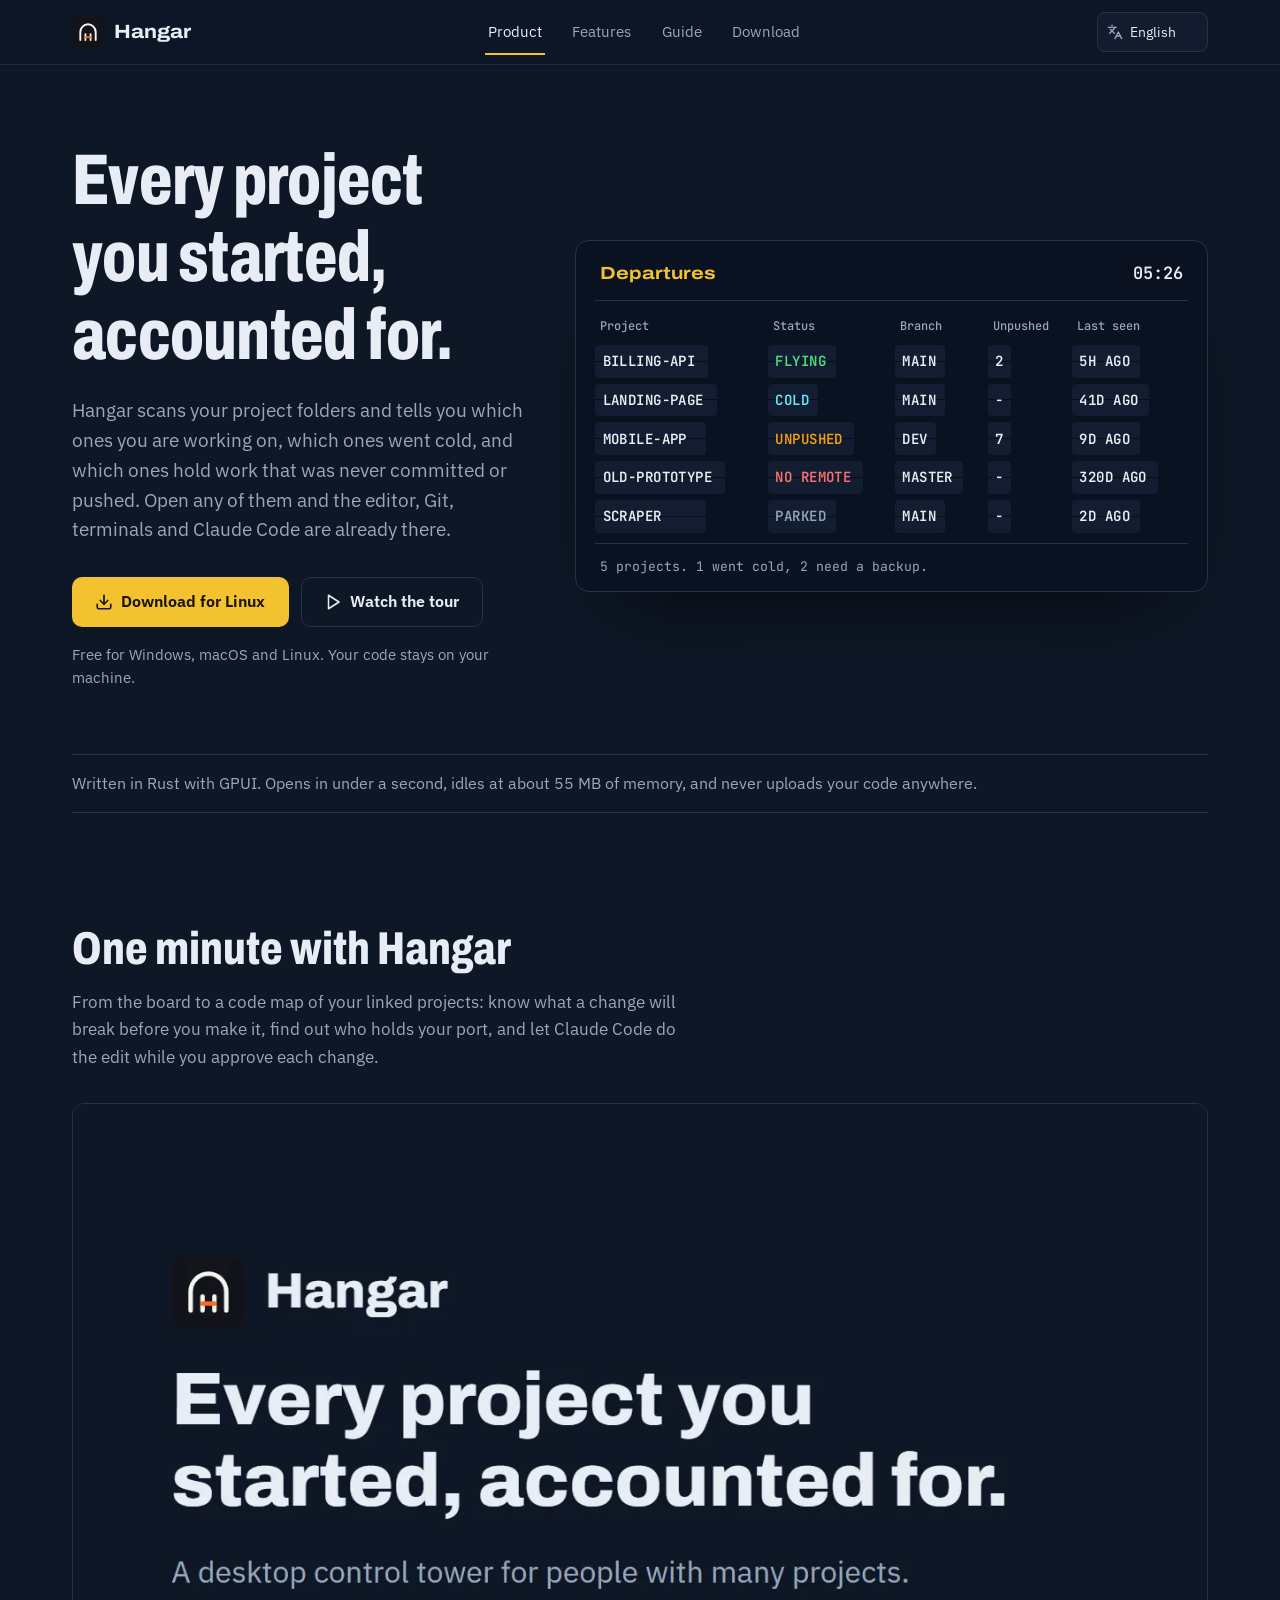
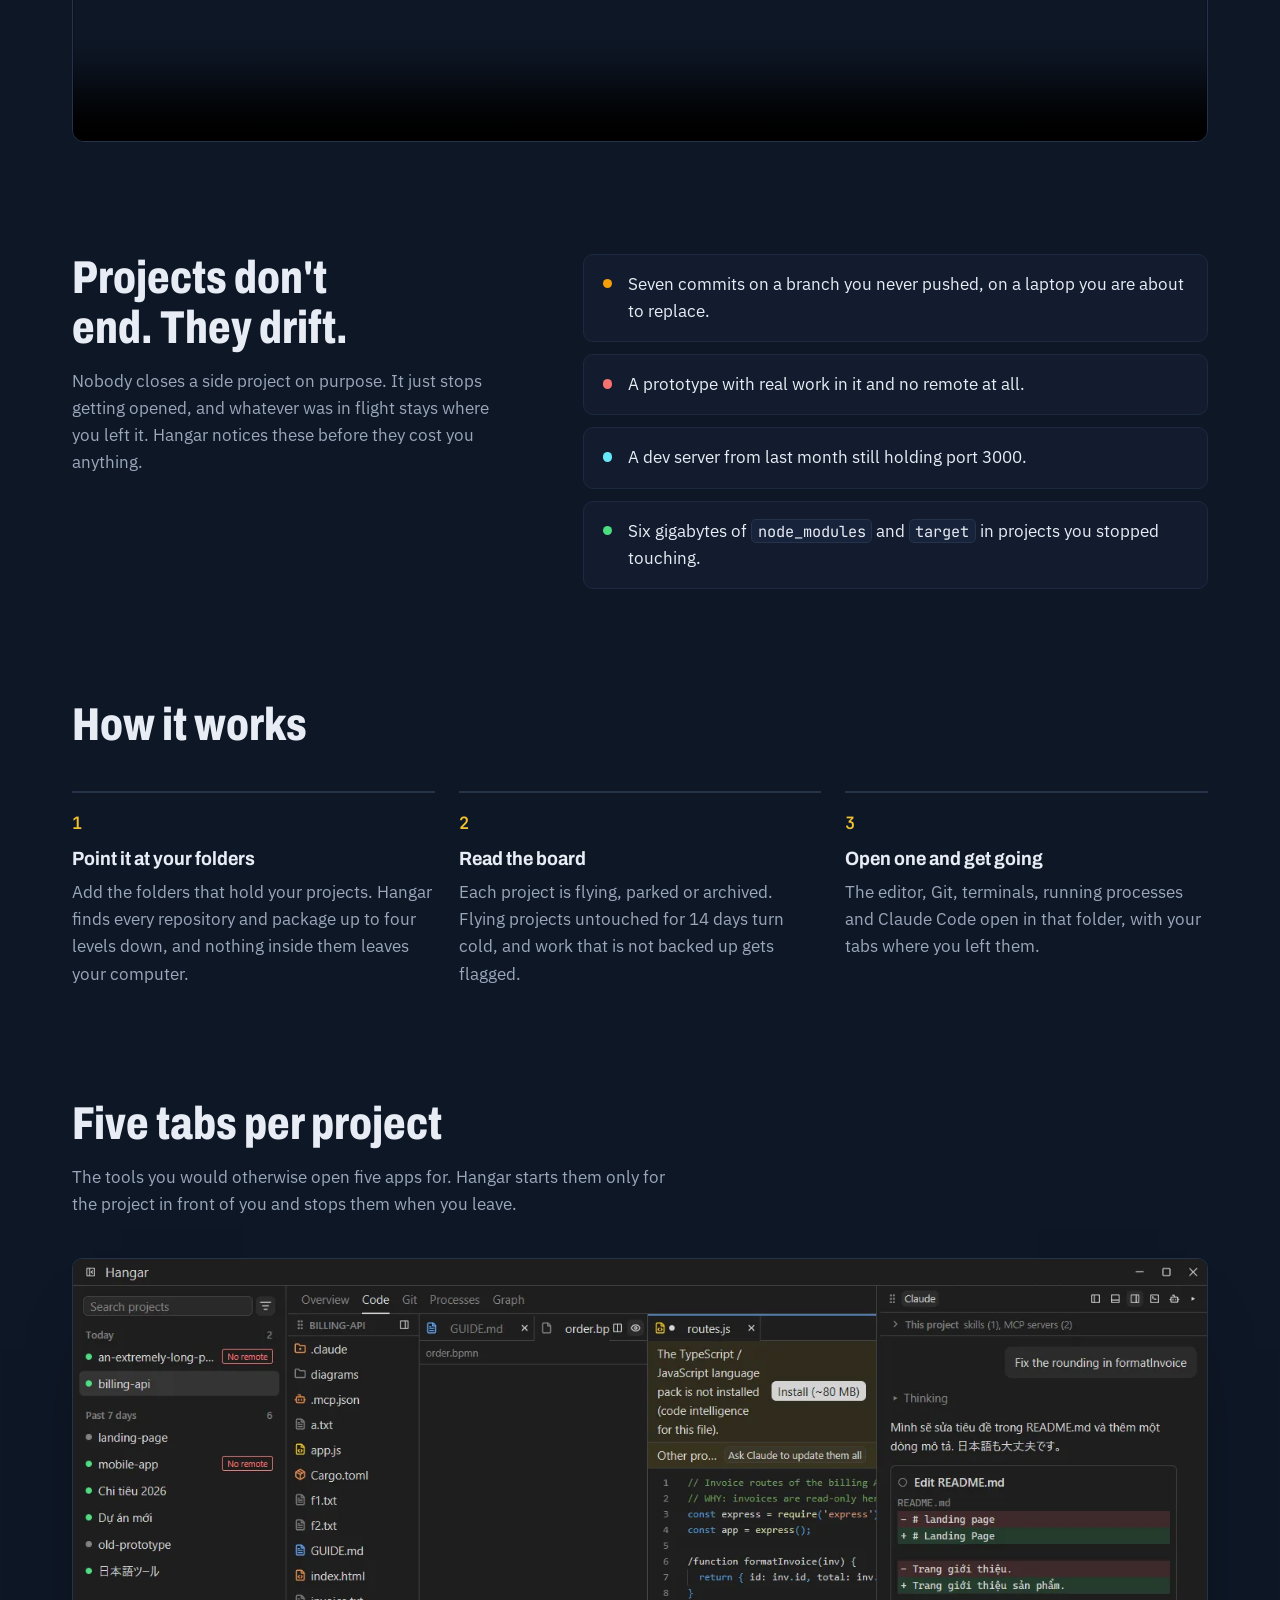
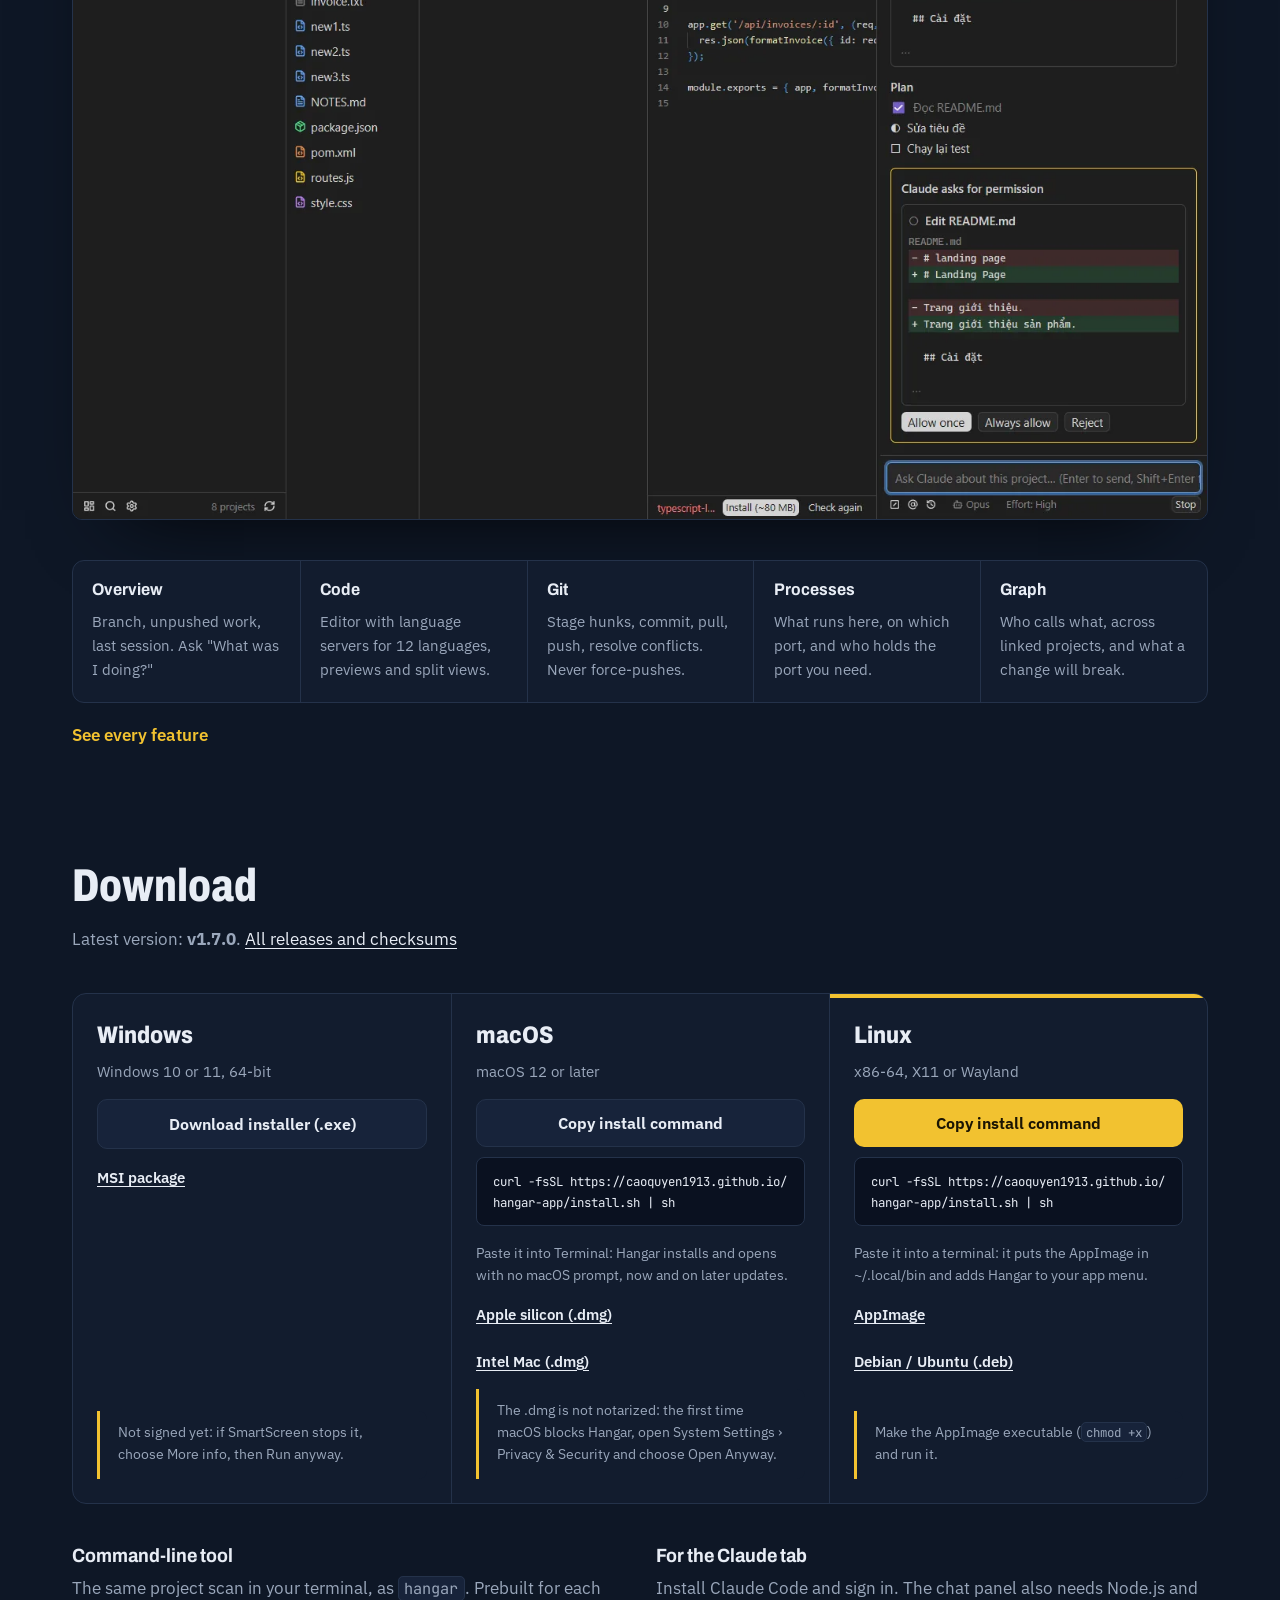
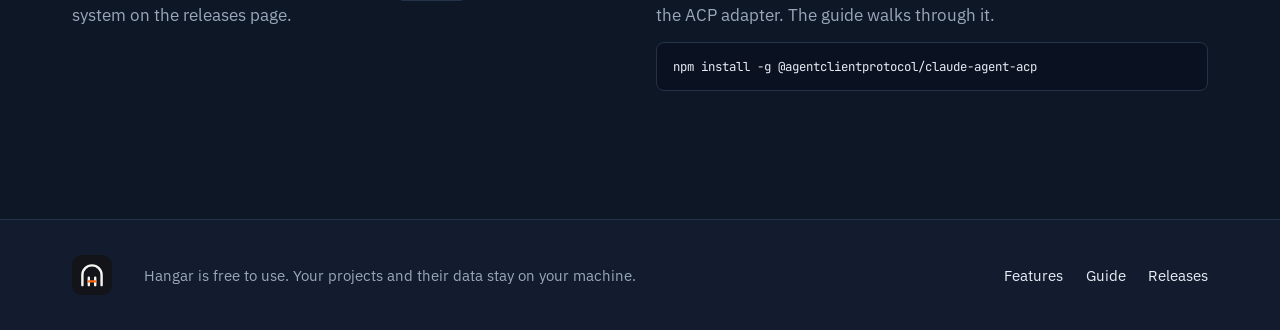
<file: index.html>
<!doctype html>
<html lang="en">
<head>
<meta charset="utf-8">
<meta name="viewport" content="width=device-width, initial-scale=1">
<title data-i18n="meta.home.title">Hangar: every project you started, accounted for</title>
<meta name="description" data-i18n-content="meta.home.desc" content="Hangar is a desktop app that keeps track of every project folder you have: what is active, what went cold, what was never pushed. Editor, Git, processes and Claude Code built in. Free for Windows, macOS and Linux.">
<meta property="og:title" content="Hangar: every project you started, accounted for">
<meta property="og:description" content="See which projects are flying, which went cold and which hold work that was never pushed. Editor, Git, processes and Claude Code in one fast desktop app.">
<meta property="og:image" content="shot-app.webp">
<link rel="icon" href="logo.svg" type="image/svg+xml">
<link rel="preconnect" href="https://fonts.googleapis.com">
<link rel="preconnect" href="https://fonts.gstatic.com" crossorigin>
<link href="https://fonts.googleapis.com/css2?family=Archivo:wdth,wght@62..125,400..800&family=IBM+Plex+Sans:wght@400;500;600&family=JetBrains+Mono:wght@500;600&display=swap" rel="stylesheet">
<link rel="stylesheet" href="styles.css">
</head>
<body>
<a class="skip" href="#main" data-i18n="skip">Skip to content</a>

<header class="bar">
  <div class="wrap">
    <a class="brand" href="index.html" aria-label="Hangar">
      <img src="logo.svg" width="32" height="32" alt="">
      <span>Hangar</span>
    </a>
    <nav aria-label="Main" data-i18n-aria="nav.label">
      <a href="index.html" aria-current="page" data-i18n="nav.home">Product</a>
      <a href="features.html" data-i18n="nav.features">Features</a>
      <a href="guide.html" data-i18n="nav.guide">Guide</a>
      <a href="index.html#download" data-i18n="nav.download">Download</a>
    </nav>
    <label class="lang">
      <svg width="16" height="16" viewBox="0 0 24 24" fill="none" stroke="currentColor" stroke-width="2" stroke-linecap="round" stroke-linejoin="round" aria-hidden="true"><path d="m5 8 6 6"/><path d="m4 14 6-6 2-3"/><path d="M2 5h12"/><path d="M7 2h1"/><path d="m22 22-5-10-5 10"/><path d="M14 18h6"/></svg>
      <select data-lang aria-label="Language">
        <option value="en">English</option>
        <option value="vi">Tiếng Việt</option>
        <option value="ja">日本語</option>
        <option value="zh-CN">简体中文</option>
      </select>
    </label>
  </div>
</header>

<main id="main">
  <div class="wrap">
    <section class="hero">
      <div>
        <h1 data-i18n="hero.title">Every project you started, accounted for.</h1>
        <p class="lede" data-i18n="hero.lede">Hangar scans your project folders and tells you which ones you are working on, which ones went cold, and which ones hold work that was never committed or pushed. Open any of them and the editor, Git, terminals and Claude Code are already there.</p>
        <div class="cta">
          <a class="btn primary" href="#download" data-primary-download>
            <svg width="18" height="18" viewBox="0 0 24 24" fill="none" stroke="currentColor" stroke-width="2.2" stroke-linecap="round" stroke-linejoin="round" aria-hidden="true"><path d="M12 15V3"/><path d="m7 10 5 5 5-5"/><path d="M21 15v4a2 2 0 0 1-2 2H5a2 2 0 0 1-2-2v-4"/></svg>
            <span data-primary-label data-i18n="hero.cta">Download Hangar</span>
          </a>
          <a class="btn ghost" href="#tour">
            <svg width="18" height="18" viewBox="0 0 24 24" fill="none" stroke="currentColor" stroke-width="2" stroke-linecap="round" stroke-linejoin="round" aria-hidden="true"><polygon points="6 3 20 12 6 21 6 3"/></svg>
            <span data-i18n="hero.watch">Watch the tour</span>
          </a>
        </div>
        <p class="fine" data-i18n="hero.fine">Free for Windows, macOS and Linux. Your code stays on your machine.</p>
      </div>

      <figure class="board" data-i18n-aria="board.label" aria-label="Example: five projects and their status">
        <div class="board-head">
          <span class="board-title" data-i18n="board.title">Departures</span>
          <span class="board-clock" data-clock>09:41</span>
        </div>
        <div class="board-scroll">
          <table>
            <thead>
              <tr>
                <th scope="col" data-i18n="board.project">Project</th>
                <th scope="col" data-i18n="board.status">Status</th>
                <th scope="col" class="opt" data-i18n="board.branch">Branch</th>
                <th scope="col" data-i18n="board.unpushed">Unpushed</th>
                <th scope="col" data-i18n="board.seen">Last seen</th>
              </tr>
            </thead>
            <tbody data-board>
              <tr><td><span class="flap">billing-api</span></td><td><span class="flap s-fly" data-i18n="board.fly">Flying</span></td><td class="opt"><span class="flap">main</span></td><td><span class="flap">2</span></td><td><span class="flap" data-i18n="board.t1">5h ago</span></td></tr>
              <tr><td><span class="flap">landing-page</span></td><td><span class="flap s-cold" data-i18n="board.cold">Cold</span></td><td class="opt"><span class="flap">main</span></td><td><span class="flap">-</span></td><td><span class="flap" data-i18n="board.t2">41d ago</span></td></tr>
              <tr><td><span class="flap">mobile-app</span></td><td><span class="flap s-warn" data-i18n="board.unpushed_s">Unpushed</span></td><td class="opt"><span class="flap">dev</span></td><td><span class="flap">7</span></td><td><span class="flap" data-i18n="board.t3">9d ago</span></td></tr>
              <tr><td><span class="flap">old-prototype</span></td><td><span class="flap s-red" data-i18n="board.noremote">No remote</span></td><td class="opt"><span class="flap">master</span></td><td><span class="flap">-</span></td><td><span class="flap" data-i18n="board.t4">320d ago</span></td></tr>
              <tr><td><span class="flap">scraper</span></td><td><span class="flap s-park" data-i18n="board.park">Parked</span></td><td class="opt"><span class="flap">main</span></td><td><span class="flap">-</span></td><td><span class="flap" data-i18n="board.t5">2d ago</span></td></tr>
            </tbody>
          </table>
        </div>
        <figcaption data-i18n="board.caption">5 projects. 1 went cold, 2 need a backup.</figcaption>
      </figure>
    </section>

    <p class="facts" data-i18n="facts">Written in Rust with GPUI. Opens in under a second, idles at about 55 MB of memory, and never uploads your code anywhere.</p>

    <section class="section" id="tour" aria-labelledby="tour-title">
      <div class="section-head">
        <h2 id="tour-title" data-i18n="tour.title">One minute with Hangar</h2>
        <p data-i18n="tour.lede">From the board to a code map of your linked projects: know what a change will break before you make it, find out who holds your port, and let Claude Code do the edit while you approve each change.</p>
      </div>
      <div class="tour">
        <video controls preload="none" playsinline poster="video/poster-en.webp" width="1280" height="720" data-video>
          <source src="video/intro-en.mp4" type="video/mp4">
        </video>
      </div>
    </section>

    <section class="section split" aria-labelledby="why-title">
      <div class="section-head">
        <h2 id="why-title" data-i18n="why.title">Projects don't end. They drift.</h2>
        <p data-i18n="why.lede">Nobody closes a side project on purpose. It just stops getting opened, and whatever was in flight stays where you left it. Hangar notices these before they cost you anything.</p>
      </div>
      <ul class="signs">
        <li class="d-warn"><p data-i18n="why.s1">Seven commits on a branch you never pushed, on a laptop you are about to replace.</p></li>
        <li class="d-red"><p data-i18n="why.s2">A prototype with real work in it and no remote at all.</p></li>
        <li class="d-cold"><p data-i18n="why.s3">A dev server from last month still holding port 3000.</p></li>
        <li class="d-fly"><p data-i18n="why.s4">Six gigabytes of `node_modules` and `target` in projects you stopped touching.</p></li>
      </ul>
    </section>

    <section class="section" aria-labelledby="how-title">
      <div class="section-head">
        <h2 id="how-title" data-i18n="how.title">How it works</h2>
      </div>
      <ol class="steps">
        <li>
          <h3 data-i18n="how.1t">Point it at your folders</h3>
          <p data-i18n="how.1d">Add the folders that hold your projects. Hangar finds every repository and package up to four levels down, and nothing inside them leaves your computer.</p>
        </li>
        <li>
          <h3 data-i18n="how.2t">Read the board</h3>
          <p data-i18n="how.2d">Each project is flying, parked or archived. Flying projects untouched for 14 days turn cold, and work that is not backed up gets flagged.</p>
        </li>
        <li>
          <h3 data-i18n="how.3t">Open one and get going</h3>
          <p data-i18n="how.3d">The editor, Git, terminals, running processes and Claude Code open in that folder, with your tabs where you left them.</p>
        </li>
      </ol>
    </section>

    <section class="section" aria-labelledby="tabs-title">
      <div class="section-head">
        <h2 id="tabs-title" data-i18n="tabs.title">Five tabs per project</h2>
        <p data-i18n="tabs.lede">The tools you would otherwise open five apps for. Hangar starts them only for the project in front of you and stops them when you leave.</p>
      </div>
      <figure class="shot" style="margin-top:2.5rem">
        <img src="shot-app.webp" width="1440" height="1092" loading="lazy" data-i18n-alt="shot.app" alt="A project open in Hangar: the file tree and editor in the middle, and the Claude panel on the right showing a planned edit as a diff waiting for approval.">
      </figure>
      <div class="tabs">
        <div><h3 data-i18n="tabs.overview">Overview</h3><p data-i18n="tabs.overview_d">Branch, unpushed work, last session. Ask "What was I doing?"</p></div>
        <div><h3 data-i18n="tabs.code">Code</h3><p data-i18n="tabs.code_d">Editor with language servers for 12 languages, previews and split views.</p></div>
        <div><h3 data-i18n="tabs.git">Git</h3><p data-i18n="tabs.git_d">Stage hunks, commit, pull, push, resolve conflicts. Never force-pushes.</p></div>
        <div><h3 data-i18n="tabs.proc">Processes</h3><p data-i18n="tabs.proc_d">What runs here, on which port, and who holds the port you need.</p></div>
        <div><h3 data-i18n="tabs.graph">Graph</h3><p data-i18n="tabs.graph_d">Who calls what, across linked projects, and what a change will break.</p></div>
      </div>
      <p class="more"><a href="features.html" data-i18n="tabs.more">See every feature</a></p>
    </section>

    <section class="section" id="download" aria-labelledby="download-title">
      <div class="section-head">
        <h2 id="download-title" data-i18n="dl.title">Download</h2>
        <p class="version"><span data-i18n="dl.version">Latest version:</span> <strong data-version>v1.7.0</strong>. <a href="https://github.com/Caoquyen1913/hangar-app/releases" data-i18n="dl.all">All releases and checksums</a></p>
      </div>

      <div class="platforms">
        <article class="platform" data-os="windows">
          <h3>Windows</h3>
          <p class="req" data-i18n="dl.win.req">Windows 10 or 11, 64-bit</p>
          <a class="btn primary" data-asset="setup.exe" href="https://github.com/Caoquyen1913/hangar-app/releases/latest" data-i18n="dl.win.exe">Download installer (.exe)</a>
          <a class="alt" data-asset=".msi" href="https://github.com/Caoquyen1913/hangar-app/releases/latest" data-i18n="dl.win.msi">MSI package</a>
          <p class="note" data-i18n="dl.win.note">Not signed yet: if SmartScreen stops it, choose More info, then Run anyway.</p>
        </article>
        <article class="platform" data-os="mac">
          <h3>macOS</h3>
          <p class="req" data-i18n="dl.mac.req">macOS 12 or later</p>
          <button class="btn primary" type="button" data-copy data-i18n="dl.copy">Copy install command</button>
          <pre><code>curl -fsSL https://caoquyen1913.github.io/hangar-app/install.sh | sh</code></pre>
          <p class="term" data-i18n="dl.mac.term">Paste it into Terminal: Hangar installs and opens with no macOS prompt, now and on later updates.</p>
          <a class="alt" data-asset="aarch64.dmg" href="https://github.com/Caoquyen1913/hangar-app/releases/latest" data-i18n="dl.mac.arm">Apple silicon (.dmg)</a>
          <a class="alt" data-asset="x64.dmg" href="https://github.com/Caoquyen1913/hangar-app/releases/latest" data-i18n="dl.mac.intel">Intel Mac (.dmg)</a>
          <p class="note" data-i18n="dl.mac.note">The .dmg is not notarized: the first time macOS blocks Hangar, open System Settings › Privacy &amp; Security and choose Open Anyway.</p>
        </article>
        <article class="platform" data-os="linux">
          <h3>Linux</h3>
          <p class="req" data-i18n="dl.linux.req">x86-64, X11 or Wayland</p>
          <button class="btn primary" type="button" data-copy data-i18n="dl.copy">Copy install command</button>
          <pre><code>curl -fsSL https://caoquyen1913.github.io/hangar-app/install.sh | sh</code></pre>
          <p class="term" data-i18n="dl.linux.term">Paste it into a terminal: it puts the AppImage in ~/.local/bin and adds Hangar to your app menu.</p>
          <a class="alt" data-asset=".AppImage" href="https://github.com/Caoquyen1913/hangar-app/releases/latest" data-i18n="dl.linux.appimage">AppImage</a>
          <a class="alt" data-asset=".deb" href="https://github.com/Caoquyen1913/hangar-app/releases/latest" data-i18n="dl.linux.deb">Debian / Ubuntu (.deb)</a>
          <p class="note" data-i18n="dl.linux.note">Make the AppImage executable (`chmod +x`) and run it.</p>
        </article>
      </div>

      <div class="extras">
        <div>
          <h3 data-i18n="dl.cli.t">Command-line tool</h3>
          <p data-i18n="dl.cli.d">The same project scan in your terminal, as `hangar`. Prebuilt for each system on the releases page.</p>
        </div>
        <div>
          <h3 data-i18n="dl.claude.t">For the Claude tab</h3>
          <p data-i18n="dl.claude.d">Install Claude Code and sign in. The chat panel also needs Node.js and the ACP adapter. The guide walks through it.</p>
          <pre><code>npm install -g @agentclientprotocol/claude-agent-acp</code></pre>
        </div>
      </div>
    </section>
  </div>
</main>

<footer class="foot">
  <div class="wrap">
    <img src="logo.svg" width="40" height="40" alt="">
    <p data-i18n="foot">Hangar is free to use. Your projects and their data stay on your machine.</p>
    <nav aria-label="Footer" data-i18n-aria="nav.foot">
      <a href="features.html" data-i18n="nav.features">Features</a>
      <a href="guide.html" data-i18n="nav.guide">Guide</a>
      <a href="https://github.com/Caoquyen1913/hangar-app/releases" data-i18n="nav.releases">Releases</a>
    </nav>
  </div>
</footer>

<script src="site.js"></script>
</body>
</html>
</file>
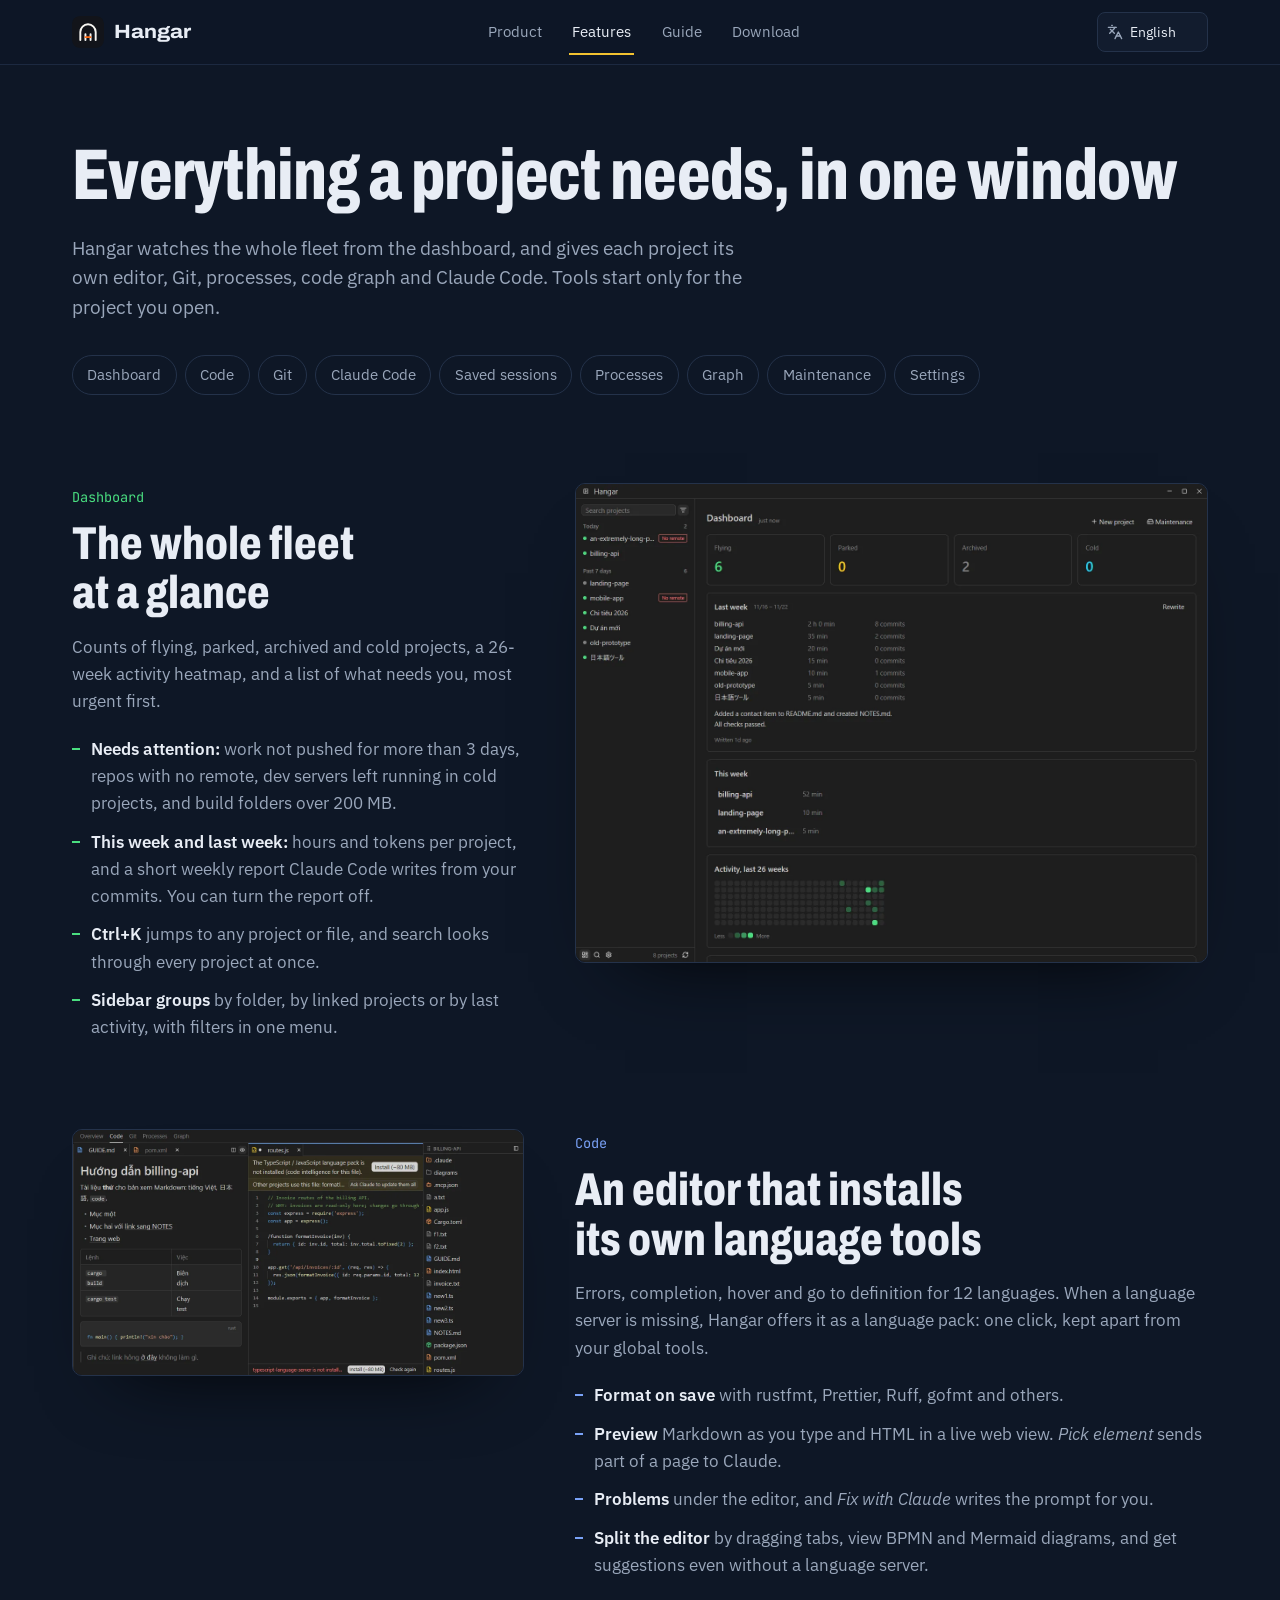
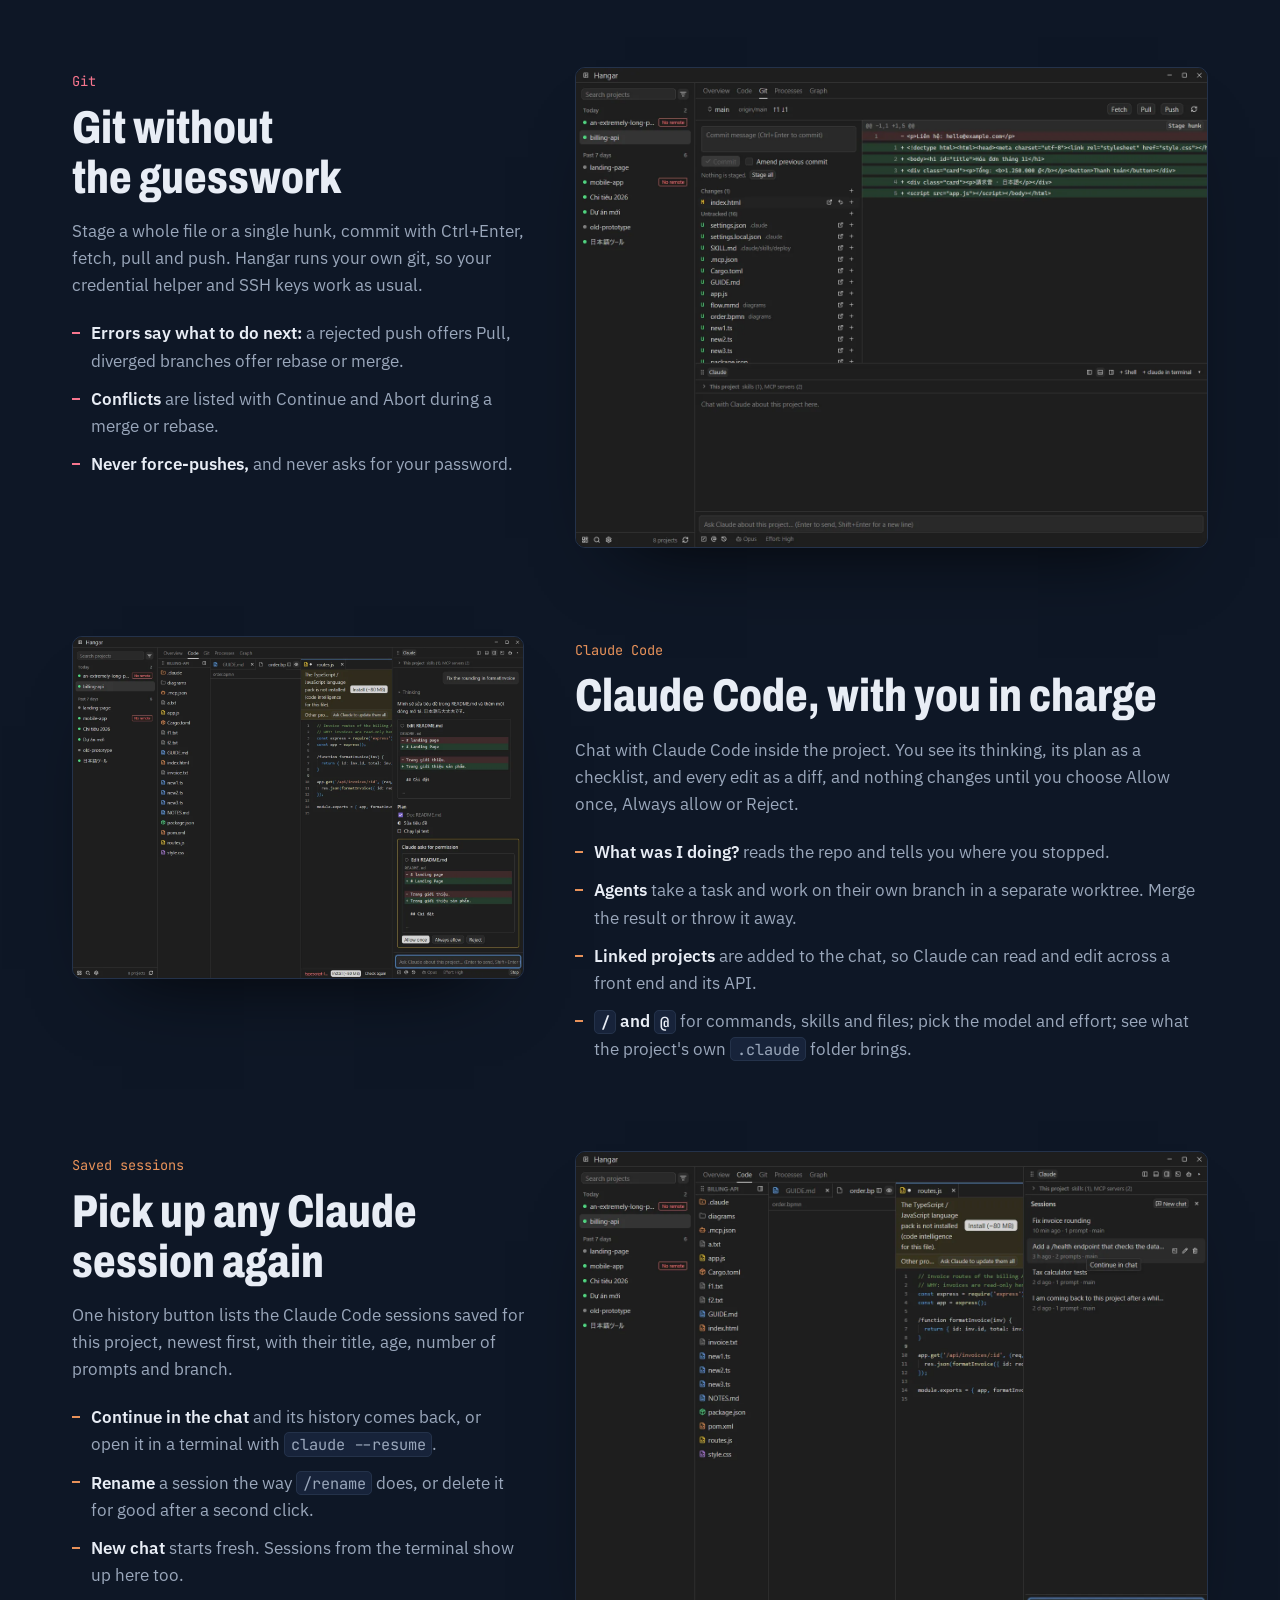
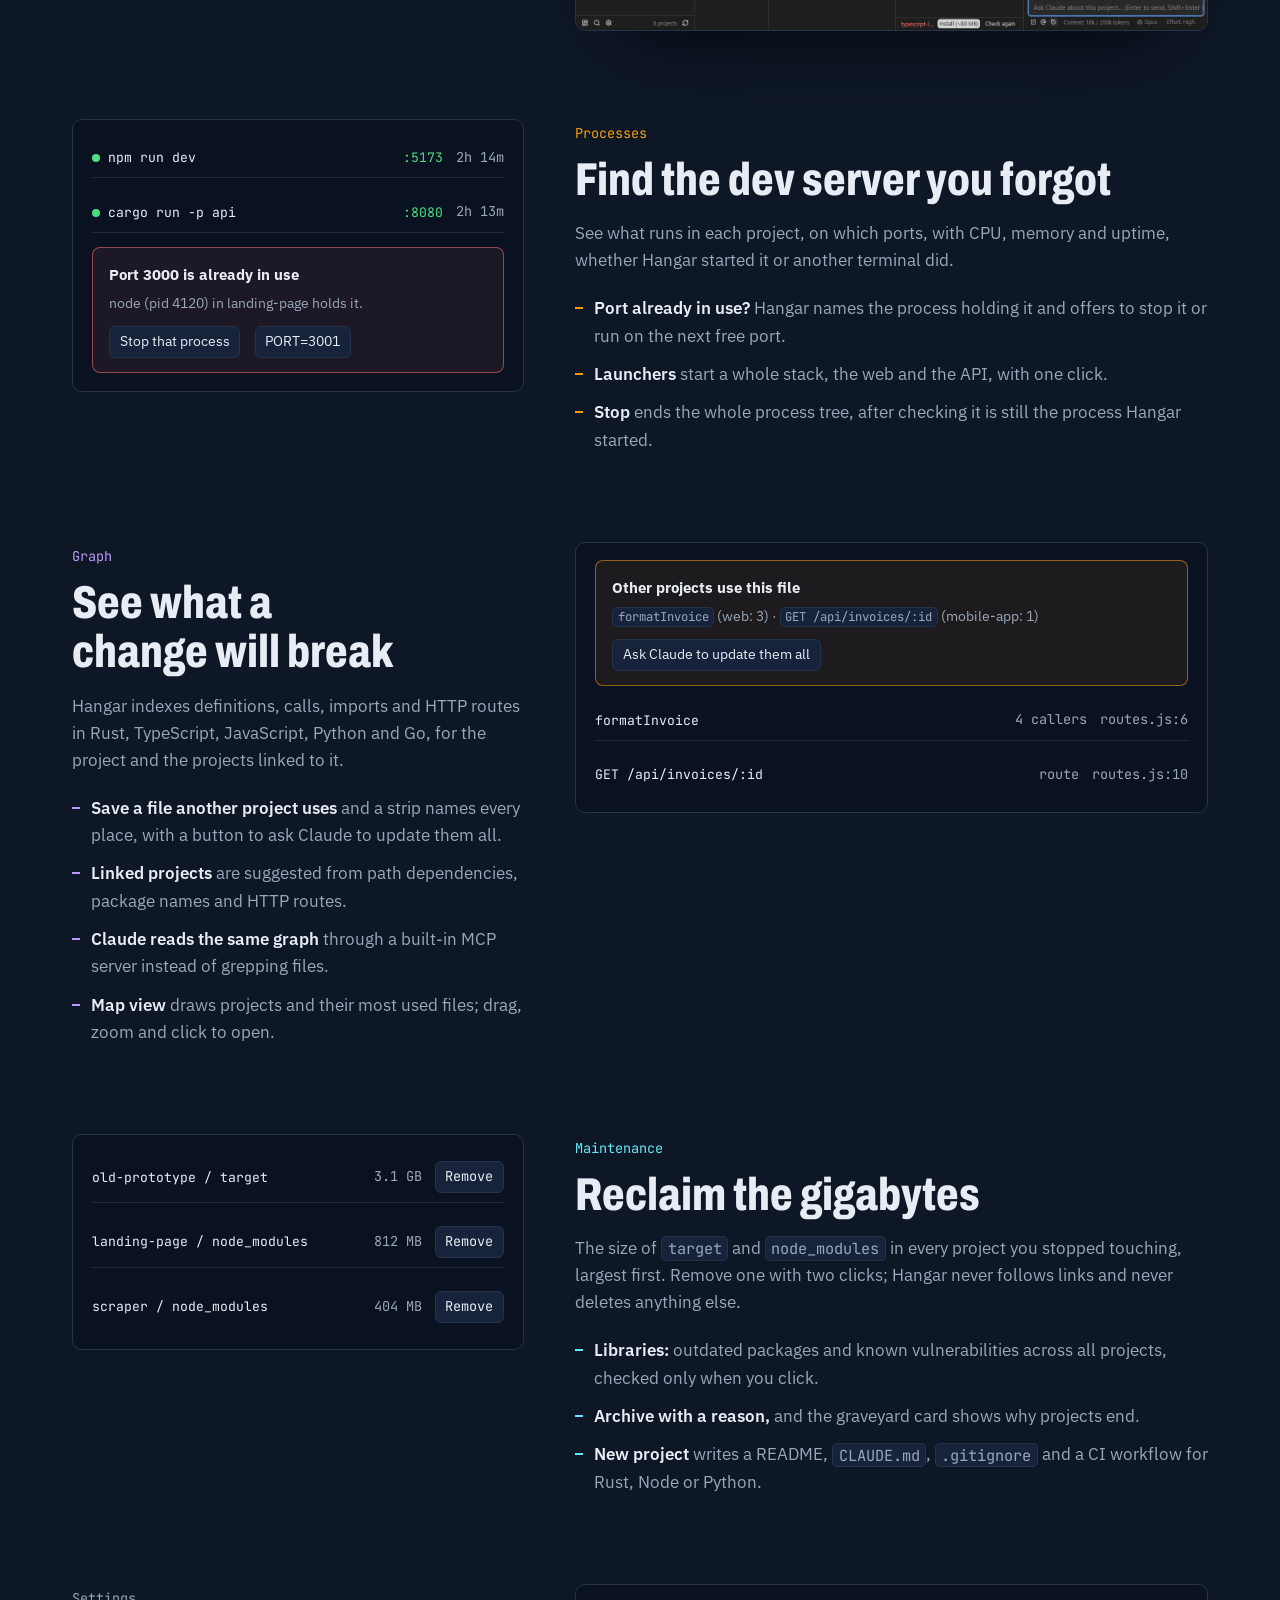
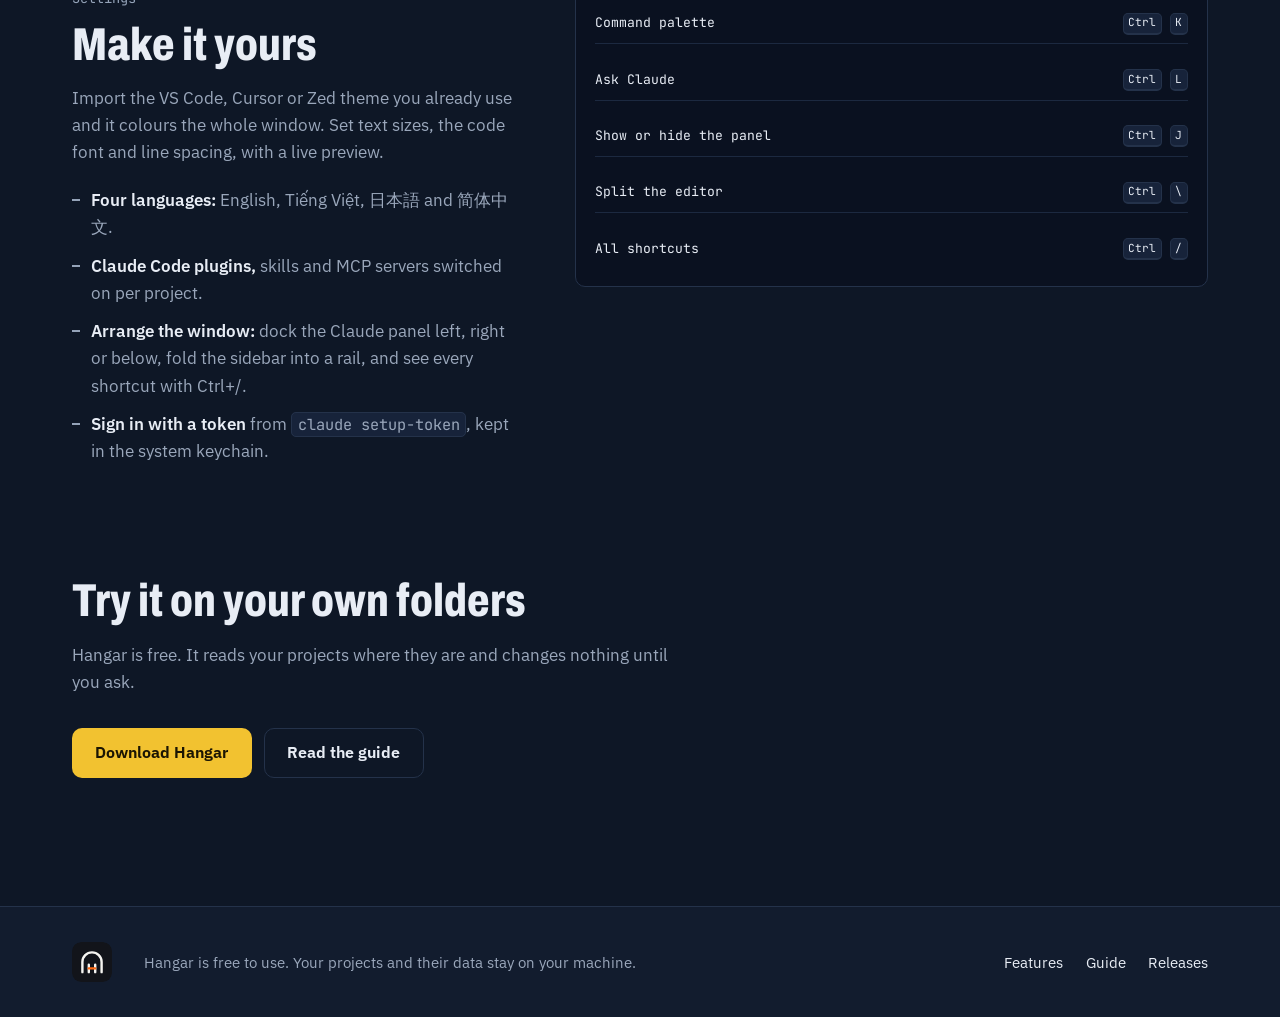
<file: features.html>
<!doctype html>
<html lang="en">
<head>
<meta charset="utf-8">
<meta name="viewport" content="width=device-width, initial-scale=1">
<title data-i18n="meta.features.title">Features: Hangar</title>
<meta name="description" data-i18n-content="meta.features.desc" content="What Hangar does: a dashboard of every project, an editor with language servers, Git, processes and ports, a code graph across projects, and Claude Code with every edit approved by you.">
<link rel="icon" href="logo.svg" type="image/svg+xml">
<link rel="preconnect" href="https://fonts.googleapis.com">
<link rel="preconnect" href="https://fonts.gstatic.com" crossorigin>
<link href="https://fonts.googleapis.com/css2?family=Archivo:wdth,wght@62..125,400..800&family=IBM+Plex+Sans:wght@400;500;600&family=JetBrains+Mono:wght@500;600&display=swap" rel="stylesheet">
<link rel="stylesheet" href="styles.css">
</head>
<body>
<a class="skip" href="#main" data-i18n="skip">Skip to content</a>

<header class="bar">
  <div class="wrap">
    <a class="brand" href="index.html" aria-label="Hangar">
      <img src="logo.svg" width="32" height="32" alt="">
      <span>Hangar</span>
    </a>
    <nav aria-label="Main" data-i18n-aria="nav.label">
      <a href="index.html" data-i18n="nav.home">Product</a>
      <a href="features.html" aria-current="page" data-i18n="nav.features">Features</a>
      <a href="guide.html" data-i18n="nav.guide">Guide</a>
      <a href="index.html#download" data-i18n="nav.download">Download</a>
    </nav>
    <label class="lang">
      <svg width="16" height="16" viewBox="0 0 24 24" fill="none" stroke="currentColor" stroke-width="2" stroke-linecap="round" stroke-linejoin="round" aria-hidden="true"><path d="m5 8 6 6"/><path d="m4 14 6-6 2-3"/><path d="M2 5h12"/><path d="M7 2h1"/><path d="m22 22-5-10-5 10"/><path d="M14 18h6"/></svg>
      <select data-lang aria-label="Language">
        <option value="en">English</option>
        <option value="vi">Tiếng Việt</option>
        <option value="ja">日本語</option>
        <option value="zh-CN">简体中文</option>
      </select>
    </label>
  </div>
</header>

<main id="main">
  <div class="wrap">
    <section class="page-head">
      <h1 data-i18n="ft.title">Everything a project needs, in one window</h1>
      <p class="lede" data-i18n="ft.lede">Hangar watches the whole fleet from the dashboard, and gives each project its own editor, Git, processes, code graph and Claude Code. Tools start only for the project you open.</p>
      <nav class="jump" data-i18n-aria="ft.jump" aria-label="Jump to">
        <a href="#board" data-i18n="ft.board.tag">Dashboard</a>
        <a href="#code" data-i18n="tabs.code">Code</a>
        <a href="#git" data-i18n="tabs.git">Git</a>
        <a href="#claude" data-i18n="ft.claude.tag">Claude Code</a>
        <a href="#sessions" data-i18n="ft.sess.tag">Saved sessions</a>
        <a href="#processes" data-i18n="tabs.proc">Processes</a>
        <a href="#graph" data-i18n="tabs.graph">Graph</a>
        <a href="#care" data-i18n="ft.care.tag">Maintenance</a>
        <a href="#settings" data-i18n="ft.set.tag">Settings</a>
      </nav>
    </section>

    <section class="feature t-board" id="board" aria-labelledby="board-t">
      <div>
        <span class="tag" data-i18n="ft.board.tag">Dashboard</span>
        <h2 id="board-t" data-i18n="ft.board.t">The whole fleet at a glance</h2>
        <p data-i18n="ft.board.d">Counts of flying, parked, archived and cold projects, a 26-week activity heatmap, and a list of what needs you, most urgent first.</p>
        <ul class="points">
          <li data-i18n="ft.board.p1">**Needs attention:** work not pushed for more than 3 days, repos with no remote, dev servers left running in cold projects, and build folders over 200 MB.</li>
          <li data-i18n="ft.board.p2">**This week and last week:** hours and tokens per project, and a short weekly report Claude Code writes from your commits. You can turn the report off.</li>
          <li data-i18n="ft.board.p3">**Ctrl+K** jumps to any project or file, and search looks through every project at once.</li>
          <li><span data-i18n="ft.board.p4">**Sidebar groups** by folder, by linked projects or by last activity, with filters in one menu.</span></li>
        </ul>
      </div>
      <figure class="shot">
        <img src="shot-dashboard.webp" width="1440" height="1092" loading="lazy" data-i18n-alt="shot.dashboard" alt="The dashboard: six flying projects, two archived, last week's report with hours and commits per project, this week's hours, and the activity heatmap.">
      </figure>
    </section>

    <section class="feature flip t-code" id="code" aria-labelledby="code-t">
      <div>
        <span class="tag" data-i18n="tabs.code">Code</span>
        <h2 id="code-t" data-i18n="ft.code.t">An editor that installs its own language tools</h2>
        <p data-i18n="ft.code.d">Errors, completion, hover and go to definition for 12 languages. When a language server is missing, Hangar offers it as a language pack: one click, kept apart from your global tools.</p>
        <ul class="points">
          <li data-i18n="ft.code.p1">**Format on save** with rustfmt, Prettier, Ruff, gofmt and others.</li>
          <li data-i18n="ft.code.p2">**Preview** Markdown as you type and HTML in a live web view. *Pick element* sends part of a page to Claude.</li>
          <li data-i18n="ft.code.p3">**Problems** under the editor, and *Fix with Claude* writes the prompt for you.</li>
          <li><span data-i18n="ft.code.p4">**Split the editor** by dragging tabs, view BPMN and Mermaid diagrams, and get suggestions even without a language server.</span></li>
        </ul>
      </div>
      <figure class="shot">
        <img src="shot-code.webp" width="1168" height="636" loading="lazy" data-i18n-alt="shot.code" alt="The editor split in two: a Markdown guide rendered on the left, JavaScript on the right with a strip offering the language pack and another saying other projects use this file.">
      </figure>
    </section>

    <section class="feature t-git" id="git" aria-labelledby="git-t">
      <div>
        <span class="tag" data-i18n="tabs.git">Git</span>
        <h2 id="git-t" data-i18n="ft.git.t">Git without the guesswork</h2>
        <p data-i18n="ft.git.d">Stage a whole file or a single hunk, commit with Ctrl+Enter, fetch, pull and push. Hangar runs your own git, so your credential helper and SSH keys work as usual.</p>
        <ul class="points">
          <li data-i18n="ft.git.p1">**Errors say what to do next:** a rejected push offers Pull, diverged branches offer rebase or merge.</li>
          <li data-i18n="ft.git.p2">**Conflicts** are listed with Continue and Abort during a merge or rebase.</li>
          <li data-i18n="ft.git.p3">**Never force-pushes,** and never asks for your password.</li>
        </ul>
      </div>
      <figure class="shot">
        <img src="shot-git.webp" width="1440" height="1092" loading="lazy" data-i18n-alt="shot.git" alt="The Git tab: a commit box, changed and untracked files, and the diff of index.html with added lines in green.">
      </figure>
    </section>

    <section class="feature flip t-claude" id="claude" aria-labelledby="claude-t">
      <div>
        <span class="tag" data-i18n="ft.claude.tag">Claude Code</span>
        <h2 id="claude-t" data-i18n="ft.claude.t">Claude Code, with you in charge</h2>
        <p data-i18n="ft.claude.d">Chat with Claude Code inside the project. You see its thinking, its plan as a checklist, and every edit as a diff, and nothing changes until you choose Allow once, Always allow or Reject.</p>
        <ul class="points">
          <li data-i18n="ft.claude.p1">**What was I doing?** reads the repo and tells you where you stopped.</li>
          <li data-i18n="ft.claude.p2">**Agents** take a task and work on their own branch in a separate worktree. Merge the result or throw it away.</li>
          <li data-i18n="ft.claude.p3">**Linked projects** are added to the chat, so Claude can read and edit across a front end and its API.</li>
          <li><span data-i18n="ft.claude.p4">**`/` and `@`** for commands, skills and files; pick the model and effort; see what the project's own `.claude` folder brings.</span></li>
        </ul>
      </div>
      <figure class="shot">
        <img src="shot-app.webp" width="1440" height="1092" loading="lazy" data-i18n-alt="shot.claude" alt="The Claude panel docked on the right: a request to fix rounding, Claude's plan as a checklist, and an edit to README.md shown as a diff with Allow once, Always allow and Reject buttons.">
      </figure>
    </section>

    <section class="feature t-sessions" id="sessions" aria-labelledby="sess-t">
      <div>
        <span class="tag"><span data-i18n="ft.sess.tag">Saved sessions</span></span>
        <h2 id="sess-t" data-i18n="ft.sess.t">Pick up any Claude session again</h2>
        <p data-i18n="ft.sess.d">One history button lists the Claude Code sessions saved for this project, newest first, with their title, age, number of prompts and branch.</p>
        <ul class="points">
          <li data-i18n="ft.sess.p1">**Continue in the chat** and its history comes back, or open it in a terminal with `claude --resume`.</li>
          <li data-i18n="ft.sess.p2">**Rename** a session the way `/rename` does, or delete it for good after a second click.</li>
          <li data-i18n="ft.sess.p3">**New chat** starts fresh. Sessions from the terminal show up here too.</li>
        </ul>
      </div>
      <figure class="shot">
        <img src="shot-sessions.webp" width="1440" height="1092" loading="lazy" data-i18n-alt="shot.sessions" alt="The sessions list in the Claude panel: four saved sessions with their age, prompt count and branch, and buttons to open one in a terminal, rename it or delete it.">
      </figure>
    </section>

    <section class="feature flip t-proc" id="processes" aria-labelledby="proc-t">
      <div>
        <span class="tag" data-i18n="tabs.proc">Processes</span>
        <h2 id="proc-t" data-i18n="ft.proc.t">Find the dev server you forgot</h2>
        <p data-i18n="ft.proc.d">See what runs in each project, on which ports, with CPU, memory and uptime, whether Hangar started it or another terminal did.</p>
        <ul class="points">
          <li data-i18n="ft.proc.p1">**Port already in use?** Hangar names the process holding it and offers to stop it or run on the next free port.</li>
          <li data-i18n="ft.proc.p2">**Launchers** start a whole stack, the web and the API, with one click.</li>
          <li data-i18n="ft.proc.p3">**Stop** ends the whole process tree, after checking it is still the process Hangar started.</li>
        </ul>
      </div>
      <div class="mock" aria-hidden="true">
        <div class="proc"><span><span class="dot"></span>npm run dev</span><span class="port">:5173</span><span class="muted">2h 14m</span></div>
        <div class="proc"><span><span class="dot"></span>cargo run -p api</span><span class="port">:8080</span><span class="muted">2h 13m</span></div>
        <div class="card">
          <strong data-i18n="ft.proc.m1">Port 3000 is already in use</strong>
          <span class="muted" data-i18n="ft.proc.m2">node (pid 4120) in landing-page holds it.</span>
          <div class="row" style="margin-top:0.7rem">
            <span class="chip" data-i18n="ft.proc.m3">Stop that process</span>
            <span class="chip">PORT=3001</span>
          </div>
        </div>
      </div>
    </section>

    <section class="feature t-graph" id="graph" aria-labelledby="graph-t">
      <div>
        <span class="tag" data-i18n="tabs.graph">Graph</span>
        <h2 id="graph-t" data-i18n="ft.graph.t">See what a change will break</h2>
        <p data-i18n="ft.graph.d">Hangar indexes definitions, calls, imports and HTTP routes in Rust, TypeScript, JavaScript, Python and Go, for the project and the projects linked to it.</p>
        <ul class="points">
          <li data-i18n="ft.graph.p1">**Save a file another project uses** and a strip names every place, with a button to ask Claude to update them all.</li>
          <li data-i18n="ft.graph.p2">**Linked projects** are suggested from path dependencies, package names and HTTP routes.</li>
          <li data-i18n="ft.graph.p3">**Claude reads the same graph** through a built-in MCP server instead of grepping files.</li>
          <li><span data-i18n="ft.graph.p4">**Map view** draws projects and their most used files; drag, zoom and click to open.</span></li>
        </ul>
      </div>
      <div class="mock" aria-hidden="true">
        <div class="card y">
          <strong data-i18n="ft.graph.m1">Other projects use this file</strong>
          <span class="muted"><code>formatInvoice</code> (web: 3) · <code>GET /api/invoices/:id</code> (mobile-app: 1)</span>
          <div class="row" style="margin-top:0.7rem"><span class="chip" data-i18n="ft.graph.m2">Ask Claude to update them all</span></div>
        </div>
        <div class="proc"><span>formatInvoice</span><span class="muted" data-i18n="ft.graph.m3">4 callers</span><span class="muted">routes.js:6</span></div>
        <div class="proc"><span>GET /api/invoices/:id</span><span class="muted" data-i18n="ft.graph.m4">route</span><span class="muted">routes.js:10</span></div>
      </div>
    </section>

    <section class="feature flip t-care" id="care" aria-labelledby="care-t">
      <div>
        <span class="tag" data-i18n="ft.care.tag">Maintenance</span>
        <h2 id="care-t" data-i18n="ft.care.t">Reclaim the gigabytes</h2>
        <p data-i18n="ft.care.d">The size of `target` and `node_modules` in every project you stopped touching, largest first. Remove one with two clicks; Hangar never follows links and never deletes anything else.</p>
        <ul class="points">
          <li data-i18n="ft.care.p1">**Libraries:** outdated packages and known vulnerabilities across all projects, checked only when you click.</li>
          <li data-i18n="ft.care.p2">**Archive with a reason,** and the graveyard card shows why projects end.</li>
          <li data-i18n="ft.care.p3">**New project** writes a README, `CLAUDE.md`, `.gitignore` and a CI workflow for Rust, Node or Python.</li>
        </ul>
      </div>
      <div class="mock" aria-hidden="true">
        <div class="proc"><span>old-prototype / target</span><span class="muted">3.1 GB</span><span class="chip" data-i18n="ft.care.m1">Remove</span></div>
        <div class="proc"><span>landing-page / node_modules</span><span class="muted">812 MB</span><span class="chip" data-i18n="ft.care.m1">Remove</span></div>
        <div class="proc"><span>scraper / node_modules</span><span class="muted">404 MB</span><span class="chip" data-i18n="ft.care.m1">Remove</span></div>
      </div>
    </section>

    <section class="feature t-set" id="settings" aria-labelledby="set-t">
      <div>
        <span class="tag" data-i18n="ft.set.tag">Settings</span>
        <h2 id="set-t" data-i18n="ft.set.t">Make it yours</h2>
        <p data-i18n="ft.set.d">Import the VS Code, Cursor or Zed theme you already use and it colours the whole window. Set text sizes, the code font and line spacing, with a live preview.</p>
        <ul class="points">
          <li data-i18n="ft.set.p1">**Four languages:** English, Tiếng Việt, 日本語 and 简体中文.</li>
          <li data-i18n="ft.set.p2">**Claude Code plugins,** skills and MCP servers switched on per project.</li>
          <li><span data-i18n="ft.set.p3">**Arrange the window:** dock the Claude panel left, right or below, fold the sidebar into a rail, and see every shortcut with Ctrl+/.</span></li>
          <li><span data-i18n="ft.set.p4">**Sign in with a token** from `claude setup-token`, kept in the system keychain.</span></li>
        </ul>
      </div>
      <div class="mock" aria-hidden="true">
        <div class="proc"><span data-i18n="ft.set.k1">Command palette</span><span></span><span><kbd>Ctrl</kbd> <kbd>K</kbd></span></div>
        <div class="proc"><span data-i18n="ft.set.k2">Ask Claude</span><span></span><span><kbd>Ctrl</kbd> <kbd>L</kbd></span></div>
        <div class="proc"><span data-i18n="ft.set.k3">Show or hide the panel</span><span></span><span><kbd>Ctrl</kbd> <kbd>J</kbd></span></div>
        <div class="proc"><span data-i18n="ft.set.k4">Split the editor</span><span></span><span><kbd>Ctrl</kbd> <kbd>\</kbd></span></div>
        <div class="proc"><span data-i18n="ft.set.k5">All shortcuts</span><span></span><span><kbd>Ctrl</kbd> <kbd>/</kbd></span></div>
      </div>
    </section>

    <section class="section">
      <div class="section-head">
        <h2 data-i18n="ft.end.t">Try it on your own folders</h2>
        <p data-i18n="ft.end.d">Hangar is free. It reads your projects where they are and changes nothing until you ask.</p>
      </div>
      <div class="cta">
        <a class="btn primary" href="index.html#download" data-i18n="hero.cta">Download Hangar</a>
        <a class="btn ghost" href="guide.html" data-i18n="ft.end.guide">Read the guide</a>
      </div>
    </section>
  </div>
</main>

<footer class="foot">
  <div class="wrap">
    <img src="logo.svg" width="40" height="40" alt="">
    <p data-i18n="foot">Hangar is free to use. Your projects and their data stay on your machine.</p>
    <nav aria-label="Footer" data-i18n-aria="nav.foot">
      <a href="features.html" data-i18n="nav.features">Features</a>
      <a href="guide.html" data-i18n="nav.guide">Guide</a>
      <a href="https://github.com/Caoquyen1913/hangar-app/releases" data-i18n="nav.releases">Releases</a>
    </nav>
  </div>
</footer>

<script src="site.js"></script>
</body>
</html>
</file>
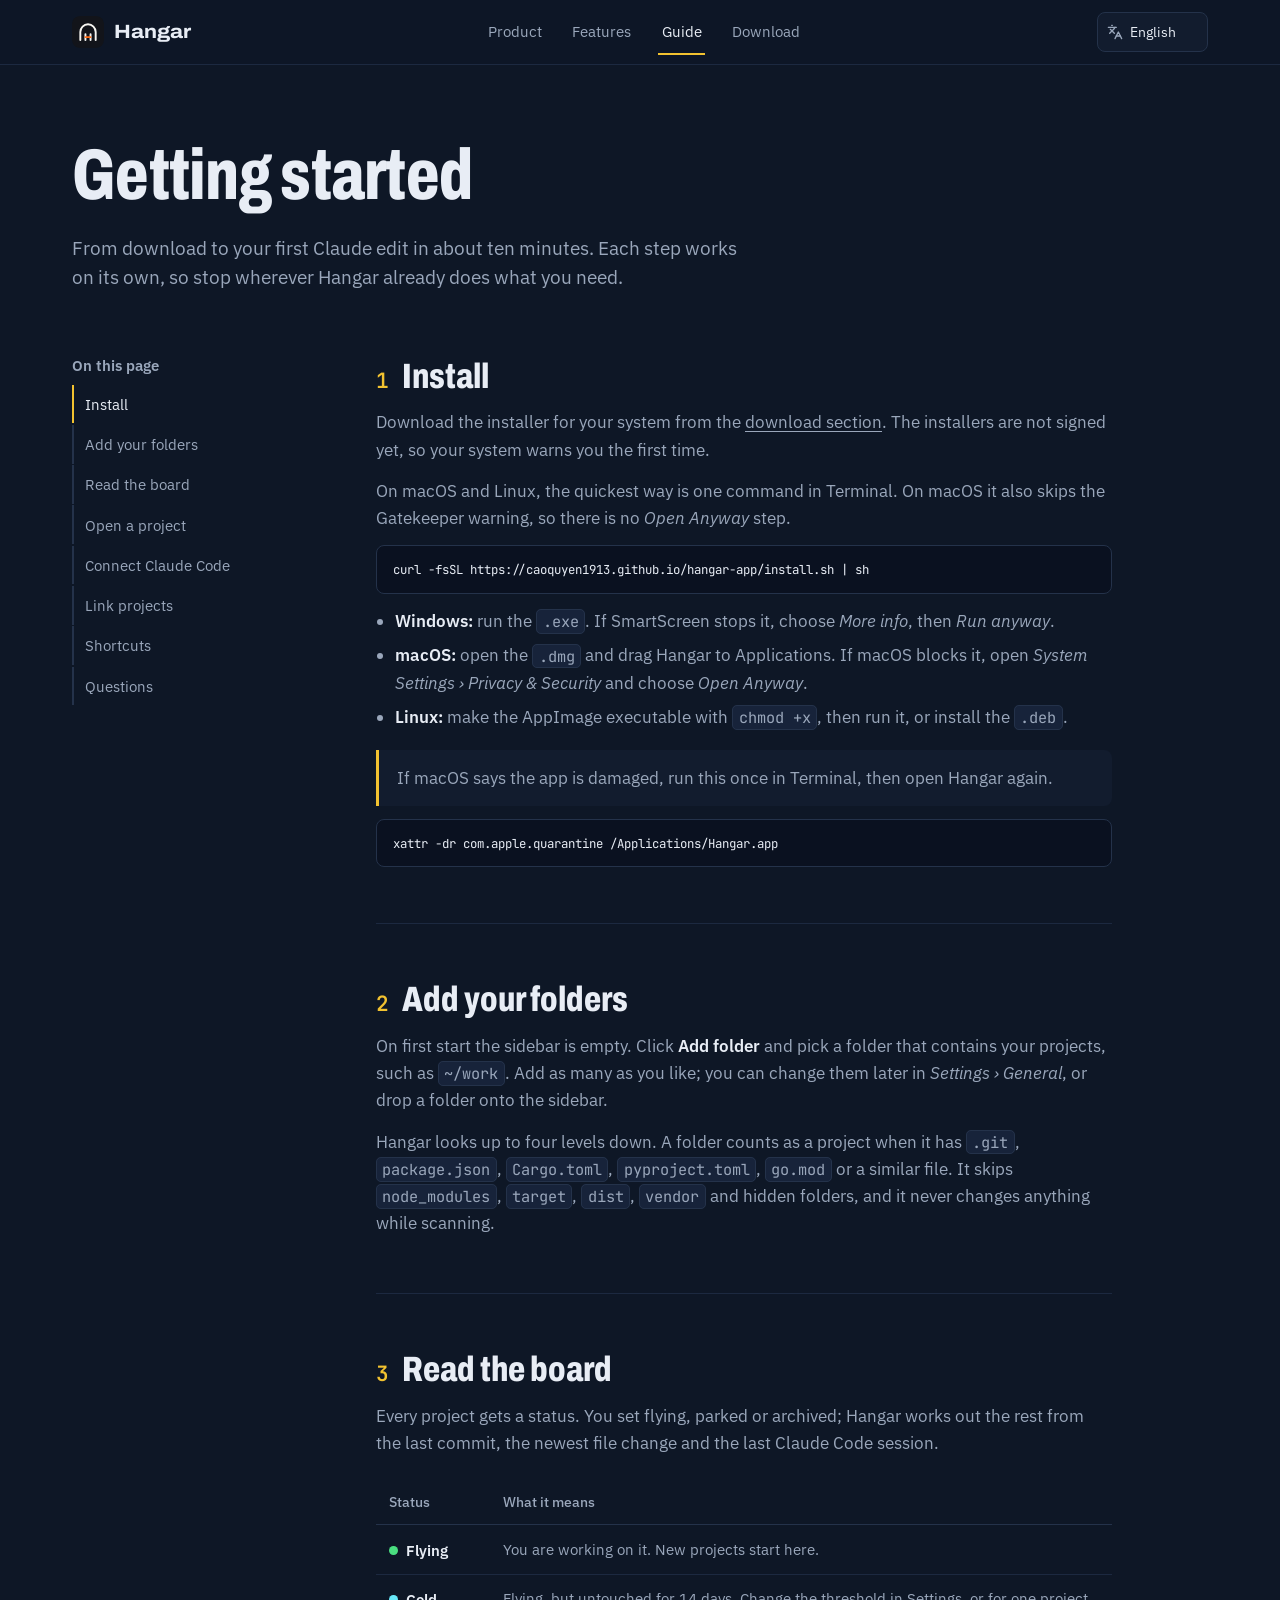
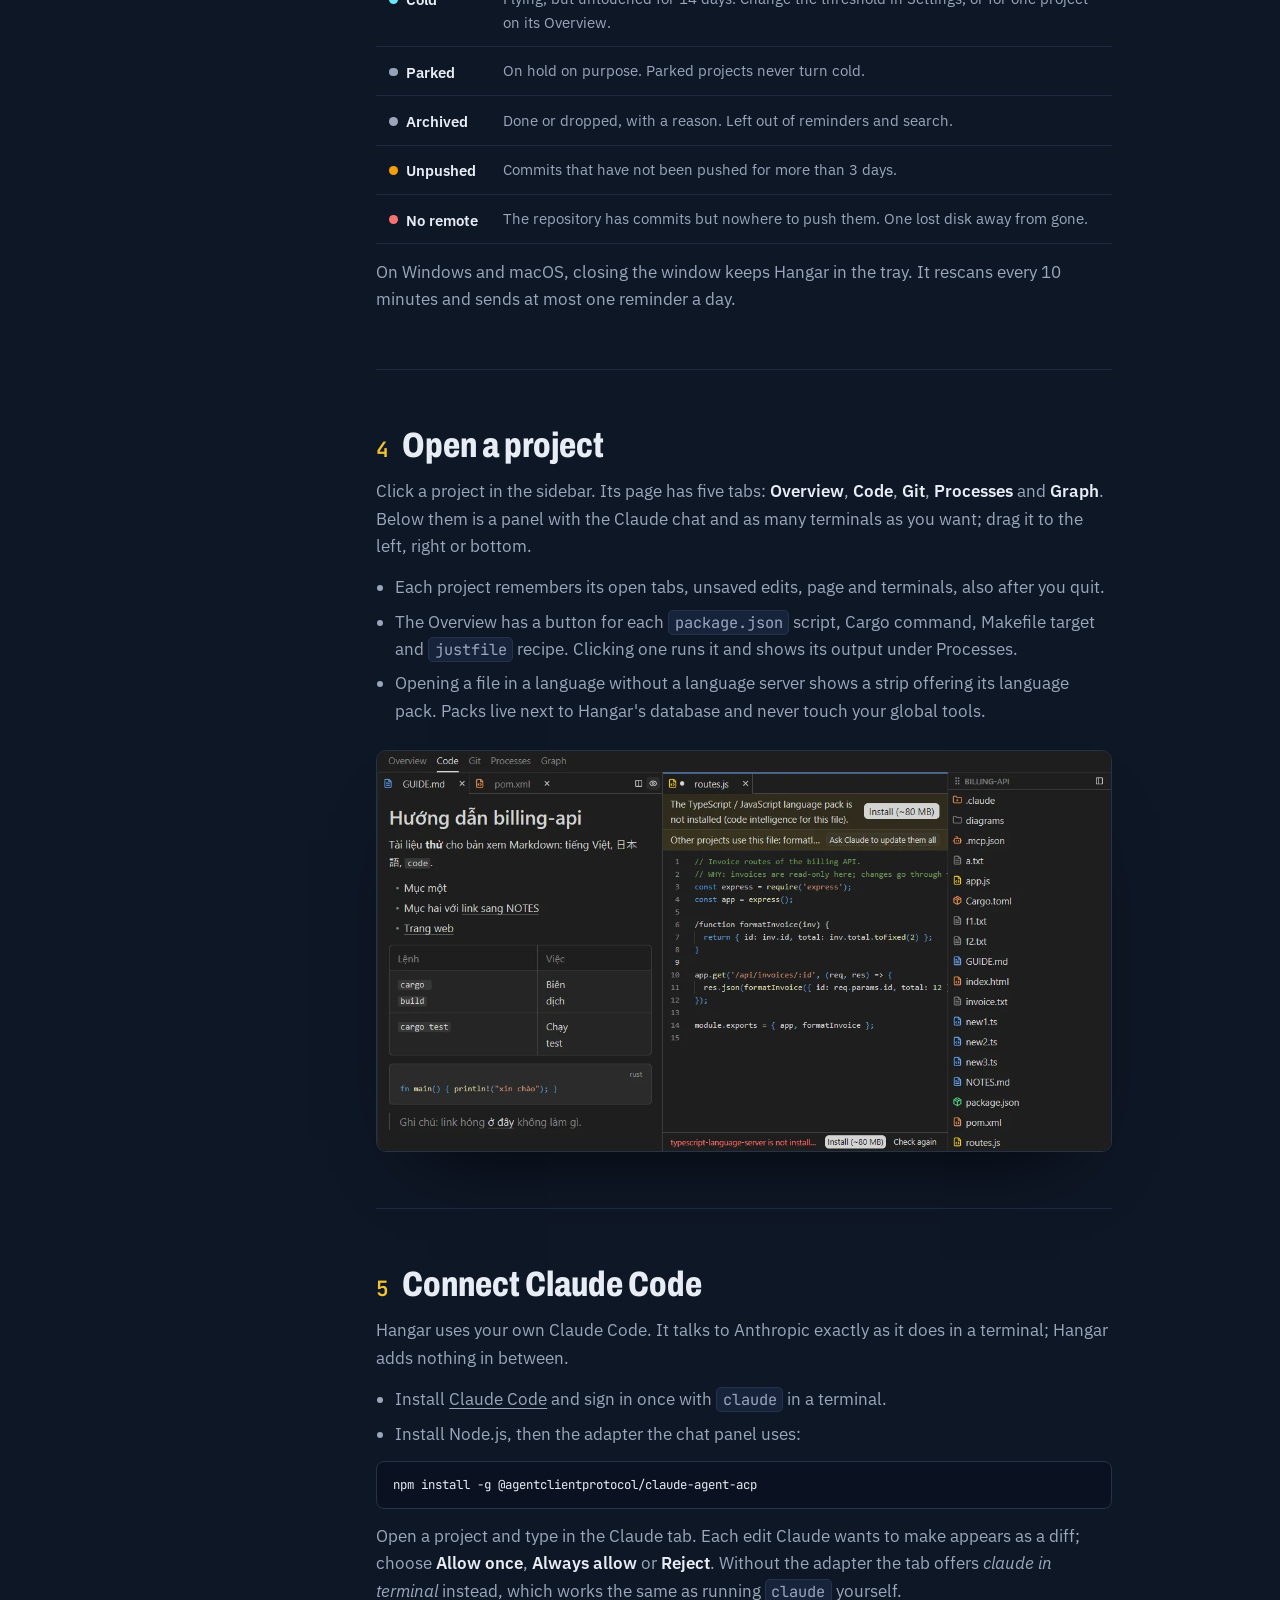
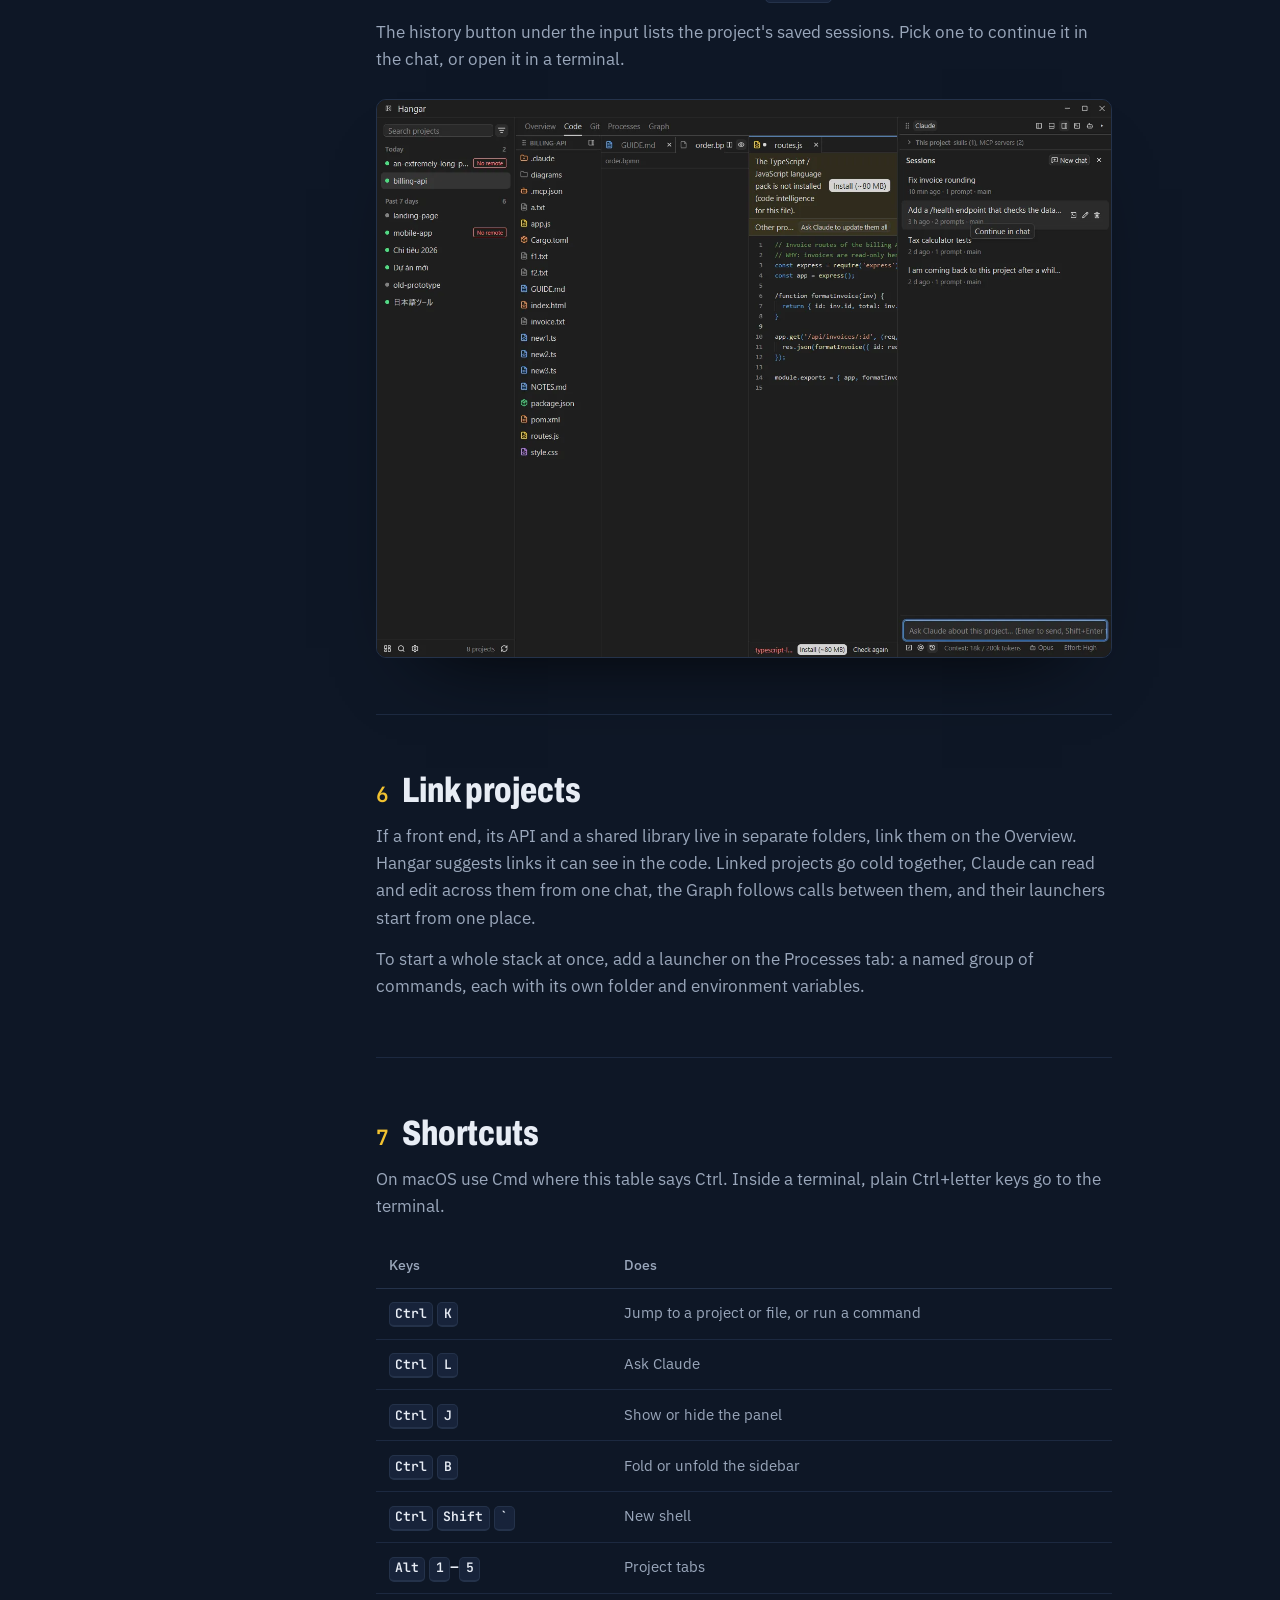
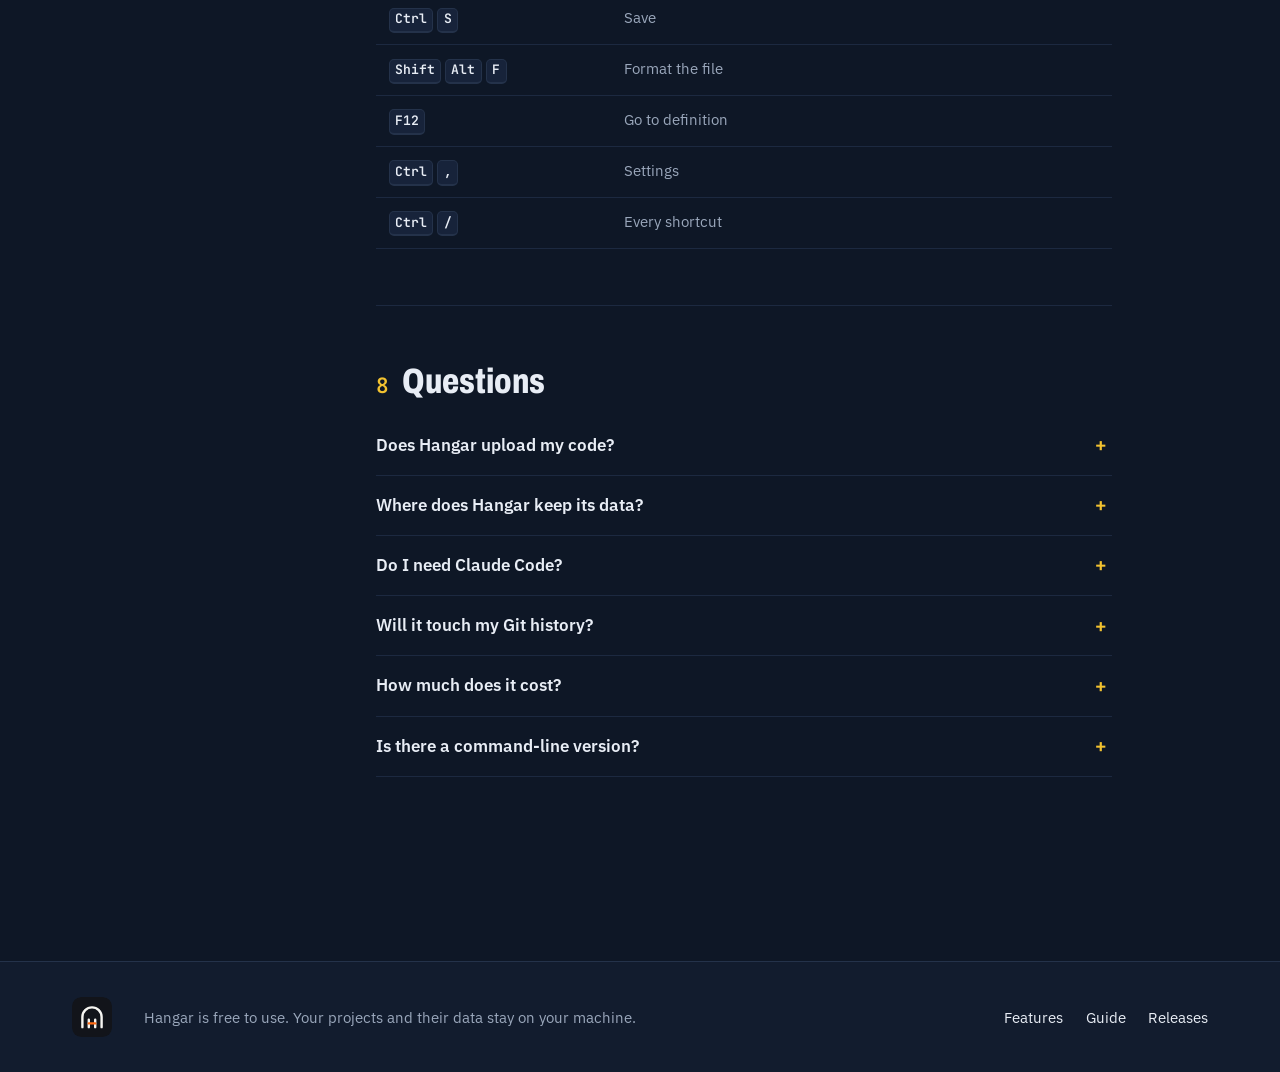
<file: guide.html>
<!doctype html>
<html lang="en">
<head>
<meta charset="utf-8">
<meta name="viewport" content="width=device-width, initial-scale=1">
<title data-i18n="meta.guide.title">Guide: Hangar</title>
<meta name="description" data-i18n-content="meta.guide.desc" content="Install Hangar, add your project folders, read the board, open a project and connect Claude Code. Shortcuts and answers to common questions.">
<link rel="icon" href="logo.svg" type="image/svg+xml">
<link rel="preconnect" href="https://fonts.googleapis.com">
<link rel="preconnect" href="https://fonts.gstatic.com" crossorigin>
<link href="https://fonts.googleapis.com/css2?family=Archivo:wdth,wght@62..125,400..800&family=IBM+Plex+Sans:wght@400;500;600&family=JetBrains+Mono:wght@500;600&display=swap" rel="stylesheet">
<link rel="stylesheet" href="styles.css">
</head>
<body>
<a class="skip" href="#main" data-i18n="skip">Skip to content</a>

<header class="bar">
  <div class="wrap">
    <a class="brand" href="index.html" aria-label="Hangar">
      <img src="logo.svg" width="32" height="32" alt="">
      <span>Hangar</span>
    </a>
    <nav aria-label="Main" data-i18n-aria="nav.label">
      <a href="index.html" data-i18n="nav.home">Product</a>
      <a href="features.html" data-i18n="nav.features">Features</a>
      <a href="guide.html" aria-current="page" data-i18n="nav.guide">Guide</a>
      <a href="index.html#download" data-i18n="nav.download">Download</a>
    </nav>
    <label class="lang">
      <svg width="16" height="16" viewBox="0 0 24 24" fill="none" stroke="currentColor" stroke-width="2" stroke-linecap="round" stroke-linejoin="round" aria-hidden="true"><path d="m5 8 6 6"/><path d="m4 14 6-6 2-3"/><path d="M2 5h12"/><path d="M7 2h1"/><path d="m22 22-5-10-5 10"/><path d="M14 18h6"/></svg>
      <select data-lang aria-label="Language">
        <option value="en">English</option>
        <option value="vi">Tiếng Việt</option>
        <option value="ja">日本語</option>
        <option value="zh-CN">简体中文</option>
      </select>
    </label>
  </div>
</header>

<main id="main">
  <div class="wrap">
    <section class="page-head">
      <h1 data-i18n="gd.title">Getting started</h1>
      <p class="lede" data-i18n="gd.lede">From download to your first Claude edit in about ten minutes. Each step works on its own, so stop wherever Hangar already does what you need.</p>
    </section>

    <div class="guide">
      <aside class="toc">
        <h2 data-i18n="gd.toc">On this page</h2>
        <ol>
          <li><a href="#install" data-i18n="gd.s1">Install</a></li>
          <li><a href="#folders" data-i18n="gd.s2">Add your folders</a></li>
          <li><a href="#board" data-i18n="gd.s3">Read the board</a></li>
          <li><a href="#project" data-i18n="gd.s4">Open a project</a></li>
          <li><a href="#claude" data-i18n="gd.s5">Connect Claude Code</a></li>
          <li><a href="#links" data-i18n="gd.s6">Link projects</a></li>
          <li><a href="#keys" data-i18n="gd.s7">Shortcuts</a></li>
          <li><a href="#faq" data-i18n="gd.s8">Questions</a></li>
        </ol>
      </aside>

      <div class="doc">
        <section id="install" aria-labelledby="install-t">
          <h2 id="install-t"><span class="n">1</span><span data-i18n="gd.s1">Install</span></h2>
          <p data-i18n="gd.i.p1">Download the installer for your system from the [download section](index.html#download). The installers are not signed yet, so your system warns you the first time.</p>
          <p data-i18n="gd.i.term">On macOS and Linux, the quickest way is one command in Terminal. On macOS it also skips the Gatekeeper warning, so there is no *Open Anyway* step.</p>
          <pre><code>curl -fsSL https://caoquyen1913.github.io/hangar-app/install.sh | sh</code></pre>
          <ul>
            <li data-i18n="gd.i.win">**Windows:** run the `.exe`. If SmartScreen stops it, choose *More info*, then *Run anyway*.</li>
            <li data-i18n="gd.i.mac">**macOS:** open the `.dmg` and drag Hangar to Applications. If macOS blocks it, open *System Settings › Privacy &amp; Security* and choose *Open Anyway*.</li>
            <li data-i18n="gd.i.linux">**Linux:** make the AppImage executable with `chmod +x`, then run it, or install the `.deb`.</li>
          </ul>
          <div class="note"><p data-i18n="gd.i.note">If macOS says the app is damaged, run this once in Terminal, then open Hangar again.</p></div>
          <pre><code>xattr -dr com.apple.quarantine /Applications/Hangar.app</code></pre>
        </section>

        <section id="folders" aria-labelledby="folders-t">
          <h2 id="folders-t"><span class="n">2</span><span data-i18n="gd.s2">Add your folders</span></h2>
          <p data-i18n="gd.f.p1">On first start the sidebar is empty. Click **Add folder** and pick a folder that contains your projects, such as `~/work`. Add as many as you like; you can change them later in *Settings › General*, or drop a folder onto the sidebar.</p>
          <p data-i18n="gd.f.p2">Hangar looks up to four levels down. A folder counts as a project when it has `.git`, `package.json`, `Cargo.toml`, `pyproject.toml`, `go.mod` or a similar file. It skips `node_modules`, `target`, `dist`, `vendor` and hidden folders, and it never changes anything while scanning.</p>
        </section>

        <section id="board" aria-labelledby="board-t">
          <h2 id="board-t"><span class="n">3</span><span data-i18n="gd.s3">Read the board</span></h2>
          <p data-i18n="gd.b.p1">Every project gets a status. You set flying, parked or archived; Hangar works out the rest from the last commit, the newest file change and the last Claude Code session.</p>
          <div class="table-scroll">
            <table class="status-table">
              <thead><tr><th scope="col" data-i18n="board.status">Status</th><th scope="col" data-i18n="gd.b.means">What it means</th></tr></thead>
              <tbody>
                <tr><td><span class="st" style="--c:var(--fly)" data-i18n="board.fly">Flying</span></td><td data-i18n="gd.b.fly">You are working on it. New projects start here.</td></tr>
                <tr><td><span class="st" style="--c:var(--cold)" data-i18n="board.cold">Cold</span></td><td data-i18n="gd.b.cold">Flying, but untouched for 14 days. Change the threshold in Settings, or for one project on its Overview.</td></tr>
                <tr><td><span class="st" style="--c:var(--park)" data-i18n="board.park">Parked</span></td><td data-i18n="gd.b.park">On hold on purpose. Parked projects never turn cold.</td></tr>
                <tr><td><span class="st" style="--c:var(--muted)" data-i18n="gd.b.arch_s">Archived</span></td><td data-i18n="gd.b.arch">Done or dropped, with a reason. Left out of reminders and search.</td></tr>
                <tr><td><span class="st" style="--c:var(--warn)" data-i18n="board.unpushed_s">Unpushed</span></td><td data-i18n="gd.b.unpushed">Commits that have not been pushed for more than 3 days.</td></tr>
                <tr><td><span class="st" style="--c:var(--red)" data-i18n="board.noremote">No remote</span></td><td data-i18n="gd.b.noremote">The repository has commits but nowhere to push them. One lost disk away from gone.</td></tr>
              </tbody>
            </table>
          </div>
          <p data-i18n="gd.b.p2">On Windows and macOS, closing the window keeps Hangar in the tray. It rescans every 10 minutes and sends at most one reminder a day.</p>
        </section>

        <section id="project" aria-labelledby="project-t">
          <h2 id="project-t"><span class="n">4</span><span data-i18n="gd.s4">Open a project</span></h2>
          <p data-i18n="gd.p.p1">Click a project in the sidebar. Its page has five tabs: **Overview**, **Code**, **Git**, **Processes** and **Graph**. Below them is a panel with the Claude chat and as many terminals as you want; drag it to the left, right or bottom.</p>
          <ul>
            <li data-i18n="gd.p.l1">Each project remembers its open tabs, unsaved edits, page and terminals, also after you quit.</li>
            <li data-i18n="gd.p.l2">The Overview has a button for each `package.json` script, Cargo command, Makefile target and `justfile` recipe. Clicking one runs it and shows its output under Processes.</li>
            <li data-i18n="gd.p.l3">Opening a file in a language without a language server shows a strip offering its language pack. Packs live next to Hangar's database and never touch your global tools.</li>
          </ul>
          <figure class="shot">
            <img src="shot-code.webp" width="1168" height="636" loading="lazy" data-i18n-alt="shot.code" alt="The editor split in two: a Markdown guide rendered on the left, JavaScript on the right with a strip offering the language pack and another saying other projects use this file.">
          </figure>
        </section>

        <section id="claude" aria-labelledby="claude-t">
          <h2 id="claude-t"><span class="n">5</span><span data-i18n="gd.s5">Connect Claude Code</span></h2>
          <p data-i18n="gd.c.p1">Hangar uses your own Claude Code. It talks to Anthropic exactly as it does in a terminal; Hangar adds nothing in between.</p>
          <ul>
            <li data-i18n="gd.c.l1">Install [Claude Code](https://docs.claude.com/en/docs/claude-code/setup) and sign in once with `claude` in a terminal.</li>
            <li data-i18n="gd.c.l2">Install Node.js, then the adapter the chat panel uses:</li>
          </ul>
          <pre><code>npm install -g @agentclientprotocol/claude-agent-acp</code></pre>
          <p data-i18n="gd.c.p2">Open a project and type in the Claude tab. Each edit Claude wants to make appears as a diff; choose **Allow once**, **Always allow** or **Reject**. Without the adapter the tab offers *claude in terminal* instead, which works the same as running `claude` yourself.</p>
          <p data-i18n="gd.c.p3">The history button under the input lists the project's saved sessions. Pick one to continue it in the chat, or open it in a terminal.</p>
          <figure class="shot">
            <img src="shot-sessions.webp" width="1440" height="1092" loading="lazy" data-i18n-alt="shot.sessions" alt="The sessions list in the Claude panel: four saved sessions with their age, prompt count and branch, and buttons to open one in a terminal, rename it or delete it.">
          </figure>
        </section>

        <section id="links" aria-labelledby="links-t">
          <h2 id="links-t"><span class="n">6</span><span data-i18n="gd.s6">Link projects</span></h2>
          <p data-i18n="gd.l.p1">If a front end, its API and a shared library live in separate folders, link them on the Overview. Hangar suggests links it can see in the code. Linked projects go cold together, Claude can read and edit across them from one chat, the Graph follows calls between them, and their launchers start from one place.</p>
          <p data-i18n="gd.l.p2">To start a whole stack at once, add a launcher on the Processes tab: a named group of commands, each with its own folder and environment variables.</p>
        </section>

        <section id="keys" aria-labelledby="keys-t">
          <h2 id="keys-t"><span class="n">7</span><span data-i18n="gd.s7">Shortcuts</span></h2>
          <p data-i18n="gd.k.p1">On macOS use Cmd where this table says Ctrl. Inside a terminal, plain Ctrl+letter keys go to the terminal.</p>
          <div class="table-scroll">
            <table class="keys">
              <thead><tr><th scope="col" data-i18n="gd.k.keys">Keys</th><th scope="col" data-i18n="gd.k.does">Does</th></tr></thead>
              <tbody>
                <tr><td><kbd>Ctrl</kbd> <kbd>K</kbd></td><td data-i18n="gd.k.palette">Jump to a project or file, or run a command</td></tr>
                <tr><td><kbd>Ctrl</kbd> <kbd>L</kbd></td><td data-i18n="gd.k.claude">Ask Claude</td></tr>
                <tr><td><kbd>Ctrl</kbd> <kbd>J</kbd></td><td data-i18n="gd.k.panel">Show or hide the panel</td></tr>
                <tr><td><kbd>Ctrl</kbd> <kbd>B</kbd></td><td data-i18n="gd.k.sidebar">Fold or unfold the sidebar</td></tr>
                <tr><td><kbd>Ctrl</kbd> <kbd>Shift</kbd> <kbd>`</kbd></td><td data-i18n="gd.k.shell">New shell</td></tr>
                <tr><td><kbd>Alt</kbd> <kbd>1</kbd>–<kbd>5</kbd></td><td data-i18n="gd.k.pages">Project tabs</td></tr>
                <tr><td><kbd>Ctrl</kbd> <kbd>S</kbd></td><td data-i18n="gd.k.save">Save</td></tr>
                <tr><td><kbd>Shift</kbd> <kbd>Alt</kbd> <kbd>F</kbd></td><td data-i18n="gd.k.format">Format the file</td></tr>
                <tr><td><kbd>F12</kbd></td><td data-i18n="gd.k.def">Go to definition</td></tr>
                <tr><td><kbd>Ctrl</kbd> <kbd>,</kbd></td><td data-i18n="gd.k.settings">Settings</td></tr>
                <tr><td><kbd>Ctrl</kbd> <kbd>/</kbd></td><td data-i18n="gd.k.all">Every shortcut</td></tr>
              </tbody>
            </table>
          </div>
        </section>

        <section id="faq" aria-labelledby="faq-t">
          <h2 id="faq-t"><span class="n">8</span><span data-i18n="gd.s8">Questions</span></h2>
          <div class="faq">
            <details>
              <summary data-i18n="gd.q1">Does Hangar upload my code?</summary>
              <p data-i18n="gd.a1">No. Scanning, the editor, Git and the code graph all run on your machine. The app asks the npm registry once a day for the latest Claude Code version number, and language packs download only when you install them. Anything sent to Anthropic goes through your own Claude Code, when you use it.</p>
            </details>
            <details>
              <summary data-i18n="gd.q2">Where does Hangar keep its data?</summary>
              <p data-i18n="gd.a2">In one database file in your system's config folder: `%APPDATA%\Hangar` on Windows, `~/Library/Application Support/Hangar` on macOS and `~/.config/Hangar` on Linux. Language packs, logs and agent worktrees sit next to it.</p>
            </details>
            <details>
              <summary data-i18n="gd.q3">Do I need Claude Code?</summary>
              <p data-i18n="gd.a3">No. The dashboard, editor, Git, processes, graph and maintenance work without it. Claude Code adds the chat, agents, *What was I doing?* and the weekly report.</p>
            </details>
            <details>
              <summary data-i18n="gd.q4">Will it touch my Git history?</summary>
              <p data-i18n="gd.a4">Only when you click. Hangar runs your own `git`, never force-pushes, and asks twice before discarding changes. Agents work in a separate worktree on their own branch until you merge them.</p>
            </details>
            <details>
              <summary data-i18n="gd.q5">How much does it cost?</summary>
              <p data-i18n="gd.a5">Hangar is free. Claude Code is billed by Anthropic under your own plan.</p>
            </details>
            <details>
              <summary data-i18n="gd.q6">Is there a command-line version?</summary>
              <p data-i18n="gd.a6">Yes: `hangar scan` prints the same table in a terminal, and `hangar scan --json` gives it to scripts. It is on the releases page next to the app.</p>
            </details>
          </div>
        </section>
      </div>
    </div>
  </div>
</main>

<footer class="foot">
  <div class="wrap">
    <img src="logo.svg" width="40" height="40" alt="">
    <p data-i18n="foot">Hangar is free to use. Your projects and their data stay on your machine.</p>
    <nav aria-label="Footer" data-i18n-aria="nav.foot">
      <a href="features.html" data-i18n="nav.features">Features</a>
      <a href="guide.html" data-i18n="nav.guide">Guide</a>
      <a href="https://github.com/Caoquyen1913/hangar-app/releases" data-i18n="nav.releases">Releases</a>
    </nav>
  </div>
</footer>

<script src="site.js"></script>
</body>
</html>
</file>
<file: styles.css>
/* Hangar website. Night airfield: navy ground, signal-yellow for actions, the app's status colours on the board. */
:root {
  --ground: #0e1726;       /* page */
  --apron: #121c2e;        /* panels */
  --apron-2: #17233a;      /* raised panels */
  --seam: #24324a;         /* borders */
  --seam-soft: #1c2940;
  --text: #e8edf5;
  --muted: #9aa7bb;
  --signal: #f2c230;       /* taxiway sign yellow: actions only */
  --signal-ink: #1b1503;
  --signal-hover: #ffd451;
  --fly: #4ade80;
  --cold: #67e8f9;
  --warn: #f59e0b;
  --red: #f87171;
  --park: #94a3b8;
  --board: #0a1120;
  --tile: #131d31;
  --display: "Archivo", "Segoe UI", system-ui, sans-serif;
  --body: "IBM Plex Sans", "Segoe UI", system-ui, sans-serif;
  --mono: "JetBrains Mono", ui-monospace, "Cascadia Mono", monospace;
  --measure: 62ch;
  --gutter: clamp(1rem, 4vw, 2.5rem);
  --wide: 76rem;
  color-scheme: dark;
}

/* CJK: system faces carry the glyphs; Latin still comes from the web fonts. */
:lang(ja) {
  --display: "Archivo", "Hiragino Sans", "Yu Gothic UI", "Meiryo", "Noto Sans JP", sans-serif;
  --body: "IBM Plex Sans", "Hiragino Sans", "Yu Gothic UI", "Meiryo", "Noto Sans JP", sans-serif;
}
:lang(zh-CN) {
  --display: "Archivo", "PingFang SC", "Microsoft YaHei UI", "Microsoft YaHei", "Noto Sans SC", sans-serif;
  --body: "IBM Plex Sans", "PingFang SC", "Microsoft YaHei UI", "Microsoft YaHei", "Noto Sans SC", sans-serif;
}
:lang(ja) body, :lang(zh-CN) body { line-height: 1.75; }
:lang(ja) h1, :lang(zh-CN) h1, :lang(ja) h2, :lang(zh-CN) h2 { line-height: 1.25; letter-spacing: 0; }
/* Break Japanese headings between phrases, not inside words. */
:lang(ja) :is(h1, h2, h3) { word-break: auto-phrase; }

*, *::before, *::after { box-sizing: border-box; }
html { scroll-behavior: smooth; -webkit-text-size-adjust: 100%; }
@media (prefers-reduced-motion: reduce) { html { scroll-behavior: auto; } }

body {
  margin: 0;
  background: var(--ground);
  color: var(--text);
  font-family: var(--body);
  font-size: 1.0625rem;
  line-height: 1.6;
  -webkit-font-smoothing: antialiased;
  overflow-x: hidden;
}

img, video { max-width: 100%; height: auto; display: block; }
a { color: inherit; text-underline-offset: 0.2em; }
a:hover { color: var(--text); }
code, kbd, pre { font-family: var(--mono); font-size: 0.9em; }
:not(pre) > code {
  background: var(--apron-2);
  border: 1px solid var(--seam);
  border-radius: 5px;
  padding: 0.05em 0.35em;
  white-space: nowrap;
}
kbd {
  display: inline-block;
  min-width: 1.6em;
  text-align: center;
  background: var(--apron-2);
  border: 1px solid var(--seam);
  border-bottom-width: 2px;
  border-radius: 5px;
  padding: 0.05em 0.4em;
  font-size: 0.85em;
}

:focus-visible {
  outline: 3px solid var(--signal);
  outline-offset: 3px;
  border-radius: 4px;
}

.skip {
  position: absolute;
  left: 1rem;
  top: -4rem;
  background: var(--signal);
  color: var(--signal-ink);
  padding: 0.5rem 0.9rem;
  border-radius: 6px;
  z-index: 20;
}
.skip:focus { top: 1rem; }

.wrap { max-width: var(--wide); margin: 0 auto; padding: 0 var(--gutter); }

/* ---------- top bar ---------- */

.bar {
  position: sticky;
  top: 0;
  z-index: 10;
  background: rgba(14, 23, 38, 0.92);
  backdrop-filter: blur(8px);
  border-bottom: 1px solid var(--seam-soft);
}
.bar .wrap {
  display: flex;
  align-items: center;
  justify-content: space-between;
  gap: 1rem;
  min-height: 4rem;
}
.brand {
  display: inline-flex;
  align-items: center;
  gap: 0.6rem;
  text-decoration: none;
  font-family: var(--display);
  font-weight: 750;
  font-size: 1.2rem;
  font-variation-settings: "wdth" 112;
}
.brand img { border-radius: 8px; }

.bar nav { display: flex; align-items: center; gap: clamp(0.4rem, 2vw, 1.5rem); }
.bar nav a {
  text-decoration: none;
  color: var(--muted);
  font-size: 0.95rem;
  padding: 0.6rem 0.2rem;
  border-bottom: 2px solid transparent;
}
.bar nav a:hover { color: var(--text); }
.bar nav a[aria-current="page"] { color: var(--text); border-bottom-color: var(--signal); }

.lang {
  position: relative;
  display: inline-flex;
  align-items: center;
}
.lang svg { position: absolute; left: 0.6rem; pointer-events: none; color: var(--muted); }
.lang select {
  appearance: none;
  font: inherit;
  font-size: 0.9rem;
  color: var(--text);
  background: var(--apron);
  border: 1px solid var(--seam);
  border-radius: 8px;
  min-height: 2.5rem;
  padding: 0.3rem 0.8rem 0.3rem 2rem;
  cursor: pointer;
}
.lang select:hover { border-color: var(--muted); }

@media (max-width: 640px) {
  .bar .wrap { flex-wrap: wrap; padding-top: 0.5rem; padding-bottom: 0.4rem; min-height: 0; row-gap: 0.2rem; }
  .bar nav { order: 3; width: 100%; gap: 1.1rem; overflow-x: auto; scrollbar-width: none; }
  .bar nav::-webkit-scrollbar { display: none; }
  .bar nav a { padding: 0.5rem 0; white-space: nowrap; font-size: 0.92rem; }
}

/* ---------- type ---------- */

h1, h2, h3 { margin: 0; line-height: 1.08; font-family: var(--display); }
h1 {
  font-size: clamp(2.5rem, 5.6vw, 4.6rem);
  font-weight: 800;
  font-variation-settings: "wdth" 72;
  letter-spacing: -0.01em;
  text-wrap: balance;
}
h2 {
  font-size: clamp(1.9rem, 3.6vw, 2.9rem);
  font-weight: 800;
  font-variation-settings: "wdth" 76;
  text-wrap: balance;
}
h3 { font-size: 1.2rem; font-weight: 700; font-variation-settings: "wdth" 92; line-height: 1.25; }
p { margin: 0; }
.lede { font-size: 1.16rem; color: var(--muted); max-width: var(--measure); }
.muted { color: var(--muted); }

.section { padding-top: clamp(4rem, 9vw, 7rem); }
.section-head { max-width: var(--measure); }
.section-head p { margin-top: 0.9rem; color: var(--muted); }

/* ---------- buttons ---------- */

.btn {
  display: inline-flex;
  align-items: center;
  justify-content: center;
  gap: 0.5rem;
  min-height: 3rem;
  padding: 0.7rem 1.4rem;
  border-radius: 10px;
  font-family: inherit;
  font-weight: 650;
  font-size: 1rem;
  text-decoration: none;
  border: 1.5px solid transparent;
  cursor: pointer;
  transition: background-color 140ms ease, border-color 140ms ease, color 140ms ease;
}
.btn.primary { background: var(--signal); color: var(--signal-ink); }
.btn.primary:hover { background: var(--signal-hover); color: var(--signal-ink); }
.btn.ghost { border-color: var(--seam); color: var(--text); }
.btn.ghost:hover { border-color: var(--muted); }
.btn svg { flex: none; }
.cta { display: flex; flex-wrap: wrap; gap: 0.75rem; margin-top: 2rem; }
.fine { margin-top: 1rem; font-size: 0.92rem; color: var(--muted); }

/* ---------- hero + departures board ---------- */

.hero {
  display: grid;
  grid-template-columns: minmax(0, 5fr) minmax(0, 7fr);
  gap: clamp(2rem, 4vw, 4rem);
  align-items: center;
  padding-top: clamp(2.5rem, 6vw, 5rem);
}
.hero .lede { margin-top: 1.4rem; }
@media (max-width: 980px) { .hero { grid-template-columns: minmax(0, 1fr); } }

.board {
  margin: 0;
  background: var(--board);
  border: 1px solid var(--seam);
  border-radius: 14px;
  padding: 1.2rem 1.2rem 0.9rem;
  font-family: var(--mono);
  min-width: 0;
  box-shadow: 0 40px 80px -50px rgba(0, 0, 0, 0.9);
}
.board-head {
  display: flex;
  justify-content: space-between;
  align-items: baseline;
  padding: 0 0.3rem 0.75rem;
  border-bottom: 1px solid var(--seam);
}
.board-title {
  font-family: var(--display);
  font-weight: 700;
  font-variation-settings: "wdth" 120;
  font-size: 1.1rem;
  color: var(--signal);
}
.board-clock { color: var(--text); font-weight: 600; font-variant-numeric: tabular-nums; }
.board-scroll { overflow-x: auto; }
.board table {
  width: 100%;
  border-collapse: separate;
  border-spacing: 0 6px;
  font-size: clamp(0.7rem, 1.1vw, 0.95rem);
  margin-top: 0.4rem;
}
.board th {
  text-align: left;
  font-weight: 500;
  color: var(--muted);
  padding: 0.2rem 0.3rem;
  white-space: nowrap;
  font-size: 0.85em;
}
.board td { padding: 0; white-space: nowrap; }
.board td:first-child .flap { min-width: 13ch; }
.flap {
  display: inline-block;
  background: var(--tile);
  border-radius: 4px;
  padding: 0.32rem 0.45rem;
  margin-right: 4px;
  font-weight: 600;
  letter-spacing: 0.03em;
  text-transform: uppercase;
  color: var(--text);
  /* the hinge across each split-flap tile */
  background-image: linear-gradient(to bottom, transparent calc(50% - 0.5px), rgba(0, 0, 0, 0.55) calc(50% - 0.5px), rgba(0, 0, 0, 0.55) calc(50% + 0.5px), transparent calc(50% + 0.5px));
}
.s-fly { color: var(--fly); }
.s-cold { color: var(--cold); }
.s-warn { color: var(--warn); }
.s-red { color: var(--red); }
.s-park { color: var(--park); }
.board figcaption {
  padding: 0.7rem 0.3rem 0;
  margin-top: 0.3rem;
  font-size: 0.82rem;
  color: var(--muted);
  border-top: 1px solid var(--seam);
}
@media (max-width: 520px) {
  .board { padding: 1rem 0.7rem 0.8rem; }
  .board .opt { display: none; }
  .board td:first-child .flap { min-width: 0; }
  .flap { padding: 0.28rem 0.3rem; margin-right: 2px; }
}

/* ---------- facts strip ---------- */

.facts {
  margin-top: clamp(2.5rem, 5vw, 4rem);
  padding: 1rem 0;
  border-top: 1px solid var(--seam);
  border-bottom: 1px solid var(--seam);
  color: var(--muted);
  font-size: 0.98rem;
}

/* ---------- video ---------- */

.tour { margin-top: 2rem; }
.tour video {
  width: 100%;
  aspect-ratio: 16 / 9;
  background: var(--board);
  border: 1px solid var(--seam);
  border-radius: 12px;
}

/* ---------- problem / steps ---------- */

.split {
  display: grid;
  grid-template-columns: minmax(0, 5fr) minmax(0, 7fr);
  gap: clamp(2rem, 5vw, 5rem);
  align-items: start;
}
@media (max-width: 900px) { .split { grid-template-columns: minmax(0, 1fr); } }

.signs { list-style: none; margin: 0; padding: 0; display: grid; gap: 0.75rem; }
.signs li {
  display: grid;
  grid-template-columns: 0.6rem minmax(0, 1fr);
  gap: 1rem;
  align-items: start;
  background: var(--apron);
  border: 1px solid var(--seam-soft);
  border-radius: 10px;
  padding: 1rem 1.2rem;
}
.signs li::before {
  content: "";
  width: 0.6rem;
  height: 0.6rem;
  margin-top: 0.5rem;
  border-radius: 50%;
  background: var(--dot, var(--muted));
}
.signs .d-warn { --dot: var(--warn); }
.signs .d-red { --dot: var(--red); }
.signs .d-cold { --dot: var(--cold); }
.signs .d-fly { --dot: var(--fly); }

.steps {
  list-style: none;
  counter-reset: step;
  margin: 2.5rem 0 0;
  padding: 0;
  display: grid;
  grid-template-columns: repeat(3, minmax(0, 1fr));
  gap: 1.5rem;
}
@media (max-width: 860px) { .steps { grid-template-columns: minmax(0, 1fr); } }
.steps > li { counter-increment: step; border-top: 2px solid var(--seam); padding-top: 1.1rem; }
.steps > li::before {
  content: counter(step);
  display: block;
  font-family: var(--mono);
  font-weight: 600;
  color: var(--signal);
  margin-bottom: 0.6rem;
}
.steps p { margin-top: 0.5rem; color: var(--muted); }

/* ---------- tabs overview ---------- */

.tabs {
  margin-top: 2.5rem;
  display: grid;
  grid-template-columns: repeat(5, minmax(0, 1fr));
  border: 1px solid var(--seam);
  border-radius: 12px;
  background: var(--apron);
  overflow: hidden;
}
.tabs > div { padding: 1.2rem 1.2rem 1.3rem; }
.tabs > div + div { border-left: 1px solid var(--seam); }
.tabs h3 { font-size: 1.05rem; }
.tabs p { margin-top: 0.45rem; color: var(--muted); font-size: 0.95rem; }
@media (max-width: 980px) {
  .tabs { grid-template-columns: repeat(2, minmax(0, 1fr)); }
  .tabs > div + div { border-left: 0; }
  .tabs > div { border-top: 1px solid var(--seam); }
  .tabs > div:nth-child(-n+2) { border-top: 0; }
  .tabs > div:nth-child(even) { border-left: 1px solid var(--seam); }
}
@media (max-width: 560px) {
  .tabs { grid-template-columns: minmax(0, 1fr); }
  .tabs > div:nth-child(even) { border-left: 0; }
  .tabs > div:nth-child(2) { border-top: 1px solid var(--seam); }
}
.more { margin-top: 1.2rem; }
.more a { color: var(--signal); font-weight: 600; text-decoration: none; }
.more a:hover { text-decoration: underline; color: var(--signal-hover); }

/* ---------- screenshots ---------- */

.shot {
  margin: 0;
}
.shot img {
  width: 100%;
  border-radius: 10px;
  border: 1px solid var(--seam);
  box-shadow: 0 40px 80px -50px rgba(0, 0, 0, 0.95);
  background: var(--board);
}
.shot figcaption { margin-top: 0.7rem; font-size: 0.9rem; color: var(--muted); }

/* ---------- download ---------- */

.platforms {
  margin-top: 2.5rem;
  display: grid;
  grid-template-columns: repeat(3, minmax(0, 1fr));
  border: 1px solid var(--seam);
  border-radius: 14px;
  background: var(--apron);
  overflow: hidden;
}
@media (max-width: 860px) { .platforms { grid-template-columns: minmax(0, 1fr); } }
.platform {
  padding: 1.6rem 1.5rem 1.5rem;
  display: flex;
  flex-direction: column;
  align-items: flex-start;
  gap: 0.6rem;
}
.platform + .platform { border-left: 1px solid var(--seam); }
@media (max-width: 860px) { .platform + .platform { border-left: 0; border-top: 1px solid var(--seam); } }
.platform.is-you { box-shadow: inset 0 4px 0 var(--signal); }
.platform h3 { font-size: 1.5rem; font-weight: 800; font-variation-settings: "wdth" 85; }
.platform .req { margin-bottom: 0.4rem; color: var(--muted); font-size: 0.95rem; }
.platform .btn { width: 100%; }
/* Only the visitor's own system gets the yellow button. */
.platforms.has-you .platform:not(.is-you) .btn.primary { background: var(--apron-2); color: var(--text); border-color: var(--seam); }
.platforms.has-you .platform:not(.is-you) .btn.primary:hover { border-color: var(--muted); }
.platform .alt { font-size: 0.95rem; font-weight: 600; padding: 0.4rem 0; }
.platform .note { margin-top: auto; padding-top: 0.6rem; font-size: 0.86rem; color: var(--muted); }
.platform .term { margin-top: 0.4rem; font-size: 0.86rem; color: var(--muted); }
.platform pre { align-self: stretch; margin-top: 0; white-space: pre-wrap; word-break: break-all; }
.version { margin-top: 0.9rem; color: var(--muted); }
.version a { color: var(--text); }

.extras {
  margin-top: 2.5rem;
  display: grid;
  grid-template-columns: repeat(2, minmax(0, 1fr));
  gap: 2rem;
}
@media (max-width: 760px) { .extras { grid-template-columns: minmax(0, 1fr); } }
.extras p { margin-top: 0.45rem; color: var(--muted); max-width: var(--measure); }

pre {
  margin: 0.8rem 0 0;
  background: var(--board);
  border: 1px solid var(--seam);
  border-radius: 8px;
  padding: 0.8rem 1rem;
  overflow-x: auto;
  font-size: 0.86rem;
  line-height: 1.5;
}

/* ---------- page header (features, guide) ---------- */

.page-head { padding-top: clamp(2.5rem, 6vw, 4.5rem); }
.page-head .lede { margin-top: 1.2rem; }

.legend { margin-top: 1.4rem; display: flex; align-items: center; gap: 0.6rem; color: var(--muted); font-size: 0.92rem; }

.badge {
  display: inline-flex;
  align-items: center;
  border: 1px solid var(--signal);
  color: var(--signal);
  border-radius: 999px;
  padding: 0.05rem 0.55rem;
  font-size: 0.75rem;
  font-weight: 600;
  font-family: var(--body);
  white-space: nowrap;
  vertical-align: 0.2em;
}

/* jump list */
.jump {
  margin-top: 2rem;
  display: flex;
  flex-wrap: wrap;
  gap: 0.5rem;
}
.jump a {
  text-decoration: none;
  color: var(--muted);
  border: 1px solid var(--seam);
  border-radius: 999px;
  padding: 0.45rem 0.9rem;
  font-size: 0.92rem;
  min-height: 2.5rem;
  display: inline-flex;
  align-items: center;
}
.jump a:hover { color: var(--text); border-color: var(--muted); }

/* ---------- features ---------- */

.feature {
  display: grid;
  grid-template-columns: minmax(0, 5fr) minmax(0, 7fr);
  gap: clamp(2rem, 4vw, 4rem);
  align-items: start;
  padding-top: clamp(3.5rem, 7vw, 5.5rem);
  scroll-margin-top: 5rem;
}
.feature.flip > :first-child { order: 2; }
@media (max-width: 900px) {
  .feature { grid-template-columns: minmax(0, 1fr); }
  .feature.flip > :first-child { order: 0; }
}
.feature .tag {
  display: inline-block;
  font-family: var(--mono);
  font-size: 0.85rem;
  color: var(--tab, var(--signal));
  margin-bottom: 0.7rem;
}
.feature > div > p { margin-top: 0.9rem; color: var(--muted); }
.points { list-style: none; margin: 1.3rem 0 0; padding: 0; display: grid; gap: 0.7rem; }
.points li { padding-left: 1.2rem; position: relative; color: var(--muted); }
.points li::before {
  content: "";
  position: absolute;
  left: 0;
  top: 0.7em;
  width: 0.5rem;
  height: 2px;
  background: var(--tab, var(--signal));
}
.points strong { color: var(--text); font-weight: 600; }

.t-board { --tab: var(--fly); }
.t-code { --tab: #7aa2f7; }
.t-git { --tab: #f7768e; }
.t-claude { --tab: #e8925a; }
.t-sessions { --tab: #e8925a; }
.t-proc { --tab: var(--warn); }
.t-graph { --tab: #bb9af7; }
.t-care { --tab: var(--cold); }
.t-set { --tab: var(--park); }

/* small UI mock-ups for parts without a screenshot */
.mock {
  background: var(--board);
  border: 1px solid var(--seam);
  border-radius: 10px;
  padding: 1.1rem 1.2rem;
  font-size: 0.92rem;
  display: grid;
  gap: 0.9rem;
}
.mock .row { display: flex; flex-wrap: wrap; align-items: center; gap: 0.5rem 0.9rem; }
.mock .card {
  border: 1px solid rgba(248, 113, 113, 0.55);
  background: rgba(248, 113, 113, 0.08);
  border-radius: 8px;
  padding: 0.9rem 1rem;
}
.mock .card.y { border-color: rgba(245, 158, 11, 0.55); background: rgba(245, 158, 11, 0.08); }
.mock .card strong { display: block; color: var(--text); margin-bottom: 0.3rem; }
.mock .chip {
  display: inline-flex;
  align-items: center;
  border: 1px solid var(--seam);
  background: var(--apron-2);
  border-radius: 6px;
  padding: 0.25rem 0.6rem;
  font-size: 0.85rem;
  color: var(--text);
}
.mock .proc {
  display: grid;
  grid-template-columns: minmax(0, 1fr) auto auto;
  gap: 0.8rem;
  align-items: center;
  padding: 0.55rem 0;
  border-bottom: 1px solid var(--seam-soft);
  font-family: var(--mono);
  font-size: 0.82rem;
}
.mock .proc:last-child { border-bottom: 0; }
.mock .proc span:first-child { overflow: hidden; text-overflow: ellipsis; white-space: nowrap; }
.mock .port { color: var(--fly); }
.mock .dot { display: inline-block; width: 0.5rem; height: 0.5rem; border-radius: 50%; background: var(--fly); margin-right: 0.5rem; }
.mock .muted { font-size: 0.85rem; }

/* ---------- guide ---------- */

.guide {
  display: grid;
  grid-template-columns: 15rem minmax(0, 1fr);
  gap: clamp(2rem, 5vw, 4.5rem);
  align-items: start;
  padding-top: clamp(2.5rem, 5vw, 4rem);
}
@media (max-width: 900px) { .guide { grid-template-columns: minmax(0, 1fr); } }
.toc { position: sticky; top: 5.5rem; }
@media (max-width: 900px) { .toc { position: static; } }
.toc h2 { font-size: 0.95rem; font-family: var(--body); font-weight: 600; color: var(--muted); font-variation-settings: normal; }
.toc ol { list-style: none; margin: 0.7rem 0 0; padding: 0; display: grid; gap: 0.1rem; }
.toc a {
  display: block;
  text-decoration: none;
  color: var(--muted);
  padding: 0.45rem 0.7rem;
  border-left: 2px solid var(--seam);
  font-size: 0.95rem;
}
.toc a:hover { color: var(--text); border-left-color: var(--muted); }
.toc a.on { color: var(--text); border-left-color: var(--signal); }

.doc { max-width: 46rem; }
.doc > section { padding-bottom: clamp(2.5rem, 5vw, 3.5rem); scroll-margin-top: 5rem; }
.doc > section + section { border-top: 1px solid var(--seam-soft); padding-top: clamp(2.5rem, 5vw, 3.5rem); }
.doc h2 { font-size: clamp(1.6rem, 3vw, 2.2rem); display: flex; align-items: baseline; gap: 0.8rem; }
.doc h2 .n { font-family: var(--mono); font-size: 0.6em; color: var(--signal); font-weight: 600; }
.doc h3 { margin-top: 1.8rem; }
.doc p { margin-top: 0.9rem; color: var(--muted); }
.doc p strong, .doc li strong { color: var(--text); font-weight: 600; }
.doc ul { margin: 0.9rem 0 0; padding-left: 1.2rem; color: var(--muted); display: grid; gap: 0.45rem; }
.doc .shot { margin-top: 1.6rem; }

.note {
  margin-top: 1.2rem;
  border-left: 3px solid var(--signal);
  background: var(--apron);
  border-radius: 0 8px 8px 0;
  padding: 0.9rem 1.1rem;
  color: var(--muted);
}
.note p { margin: 0; }

.status-table, .keys {
  width: 100%;
  margin-top: 1.4rem;
  border-collapse: collapse;
  font-size: 0.96rem;
}
.status-table th, .status-table td, .keys th, .keys td {
  text-align: left;
  padding: 0.7rem 0.8rem;
  border-bottom: 1px solid var(--seam-soft);
  vertical-align: top;
}
.status-table thead th, .keys thead th { color: var(--muted); font-weight: 500; font-size: 0.88rem; border-bottom-color: var(--seam); }
.status-table td:first-child, .keys td:first-child { white-space: nowrap; color: var(--text); font-weight: 600; }
.status-table td:last-child, .keys td:last-child { color: var(--muted); }
.st { display: inline-flex; align-items: center; gap: 0.5rem; }
.st::before { content: ""; width: 0.55rem; height: 0.55rem; border-radius: 50%; background: var(--c); }
.table-scroll { overflow-x: auto; }

.faq { margin-top: 1rem; }
.faq details { border-bottom: 1px solid var(--seam-soft); }
.faq summary {
  cursor: pointer;
  list-style: none;
  padding: 1rem 2rem 1rem 0;
  font-weight: 600;
  position: relative;
}
.faq summary::-webkit-details-marker { display: none; }
.faq summary::after {
  content: "+";
  position: absolute;
  right: 0.3rem;
  top: 0.9rem;
  font-family: var(--mono);
  color: var(--signal);
  font-size: 1.2rem;
}
.faq details[open] summary::after { content: "−"; }
.faq details p { margin: 0 0 1.1rem; }

/* ---------- footer ---------- */

.foot {
  margin-top: clamp(4.5rem, 10vw, 8rem);
  border-top: 1px solid var(--seam);
  background: var(--apron);
}
.foot .wrap {
  display: flex;
  flex-wrap: wrap;
  align-items: center;
  gap: 1rem 2rem;
  padding-top: 2.2rem;
  padding-bottom: 2.2rem;
}
.foot img { border-radius: 9px; }
.foot p { flex: 1 1 20rem; color: var(--muted); font-size: 0.95rem; }
.foot nav { display: flex; flex-wrap: wrap; gap: 0.5rem 1.4rem; }
.foot nav a { color: var(--text); text-decoration: none; font-size: 0.95rem; padding: 0.3rem 0; }
.foot nav a:hover { text-decoration: underline; }
</file>
